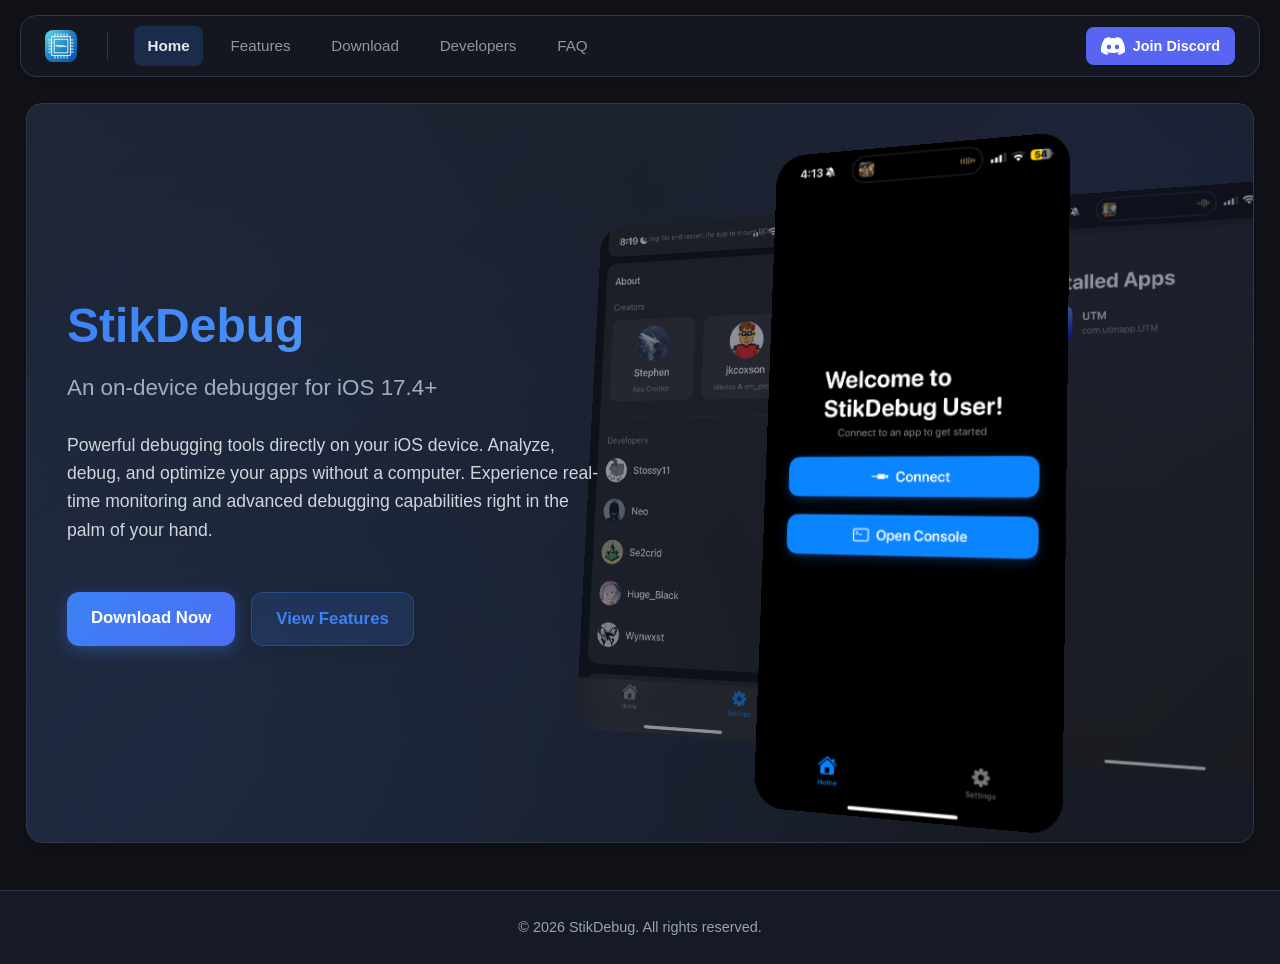
<file: index.html>
<!DOCTYPE html>
<html lang="en">
<head>
  <meta charset="UTF-8" />
  <meta name="viewport" content="width=device-width, initial-scale=1.0"/>
  <title>StikDebug</title>
  <link rel="stylesheet" href="styles.css">
</head>
<body>
  <!-- Glass Navbar -->
  <header class="navbar">
    <div class="navbar-left">
      <div class="logo">
        <img src="assets/icon.png" alt="StikDebug Logo">
      </div>
    </div>
    
    <div class="navbar-divider hide-on-mobile"></div>
    
    <div class="navbar-center hide-on-mobile">
      <nav>
        <a href="index.html">Home</a>
        <a href="routes/features.html">Features</a>
        <a href="routes/download.html">Download</a>
        <a href="routes/developers.html">Developers</a>
        <a href="routes/faq.html">FAQ</a>
      </nav>
    </div>
    
    <div class="navbar-right">
      <a href="https://discord.gg/ZnNcrRT3M8" class="discord-button" target="_blank">
        <img src="assets/discord-icon.svg" alt="Discord">
        Join Discord
      </a>
      <button class="menu-toggle" aria-label="Toggle menu">
        <span class="menu-icon"></span>
      </button>
    </div>
  </header>

  <!-- Mobile Menu -->
  <div class="mobile-menu">
    <nav>
      <a href="index.html">Home</a>
      <a href="routes/features.html">Features</a>
      <a href="routes/download.html">Download</a>
      <a href="routes/developers.html">Developers</a>
      <a href="routes/faq.html">FAQ</a>
    </nav>
  </div>

  <main>
    <!-- Hero Section with iPhone Display -->
    <section id="hero" class="hero-section">
      <div class="hero-content">
        <h1>StikDebug</h1>
        <p class="hero-tagline">An on-device debugger for iOS 17.4+</p>
        <p class="hero-description">
          Powerful debugging tools directly on your iOS device.
          Analyze, debug, and optimize your apps without a computer.
          Experience real-time monitoring and advanced debugging capabilities
          right in the palm of your hand.
        </p>
        <div class="hero-buttons">
          <a href="routes/download.html" class="button primary-button">Download Now</a>
          <a href="routes/features.html" class="button secondary-button">View Features</a>
        </div>
      </div>
      <div class="hero-image">
        <div class="iphone-frame">
          <div class="carousel-container">
            <div class="carousel-track">
              <div class="carousel-slide">
                <img src="assets/iphone_1.png" alt="StikDebug App Screenshot 1" class="iphone-screenshot">
              </div>
              <div class="carousel-slide">
                <img src="assets/iphone_2.png" alt="StikDebug App Screenshot 2" class="iphone-screenshot">
              </div>
              <div class="carousel-slide">
                <img src="assets/iphone_3.png" alt="StikDebug App Screenshot 3" class="iphone-screenshot">
              </div>
              <div class="carousel-slide">
                <img src="assets/iphone_4.png" alt="StikDebug App Screenshot 4" class="iphone-screenshot">
              </div>
              <div class="carousel-slide">
                <img src="assets/iphone_5.png" alt="StikDebug App Screenshot 5" class="iphone-screenshot">
              </div>
              <div class="carousel-slide">
                <img src="assets/iphone_6.png" alt="StikDebug App Screenshot 6" class="iphone-screenshot">
              </div>
            </div>
          </div>
        </div>
      </div>
    </section>
  </main>

  <footer>
    <p>&copy; 2025 StikDebug. All rights reserved.</p>
  </footer>

  <script src="script.js"></script>
</body>
</html>
</file>
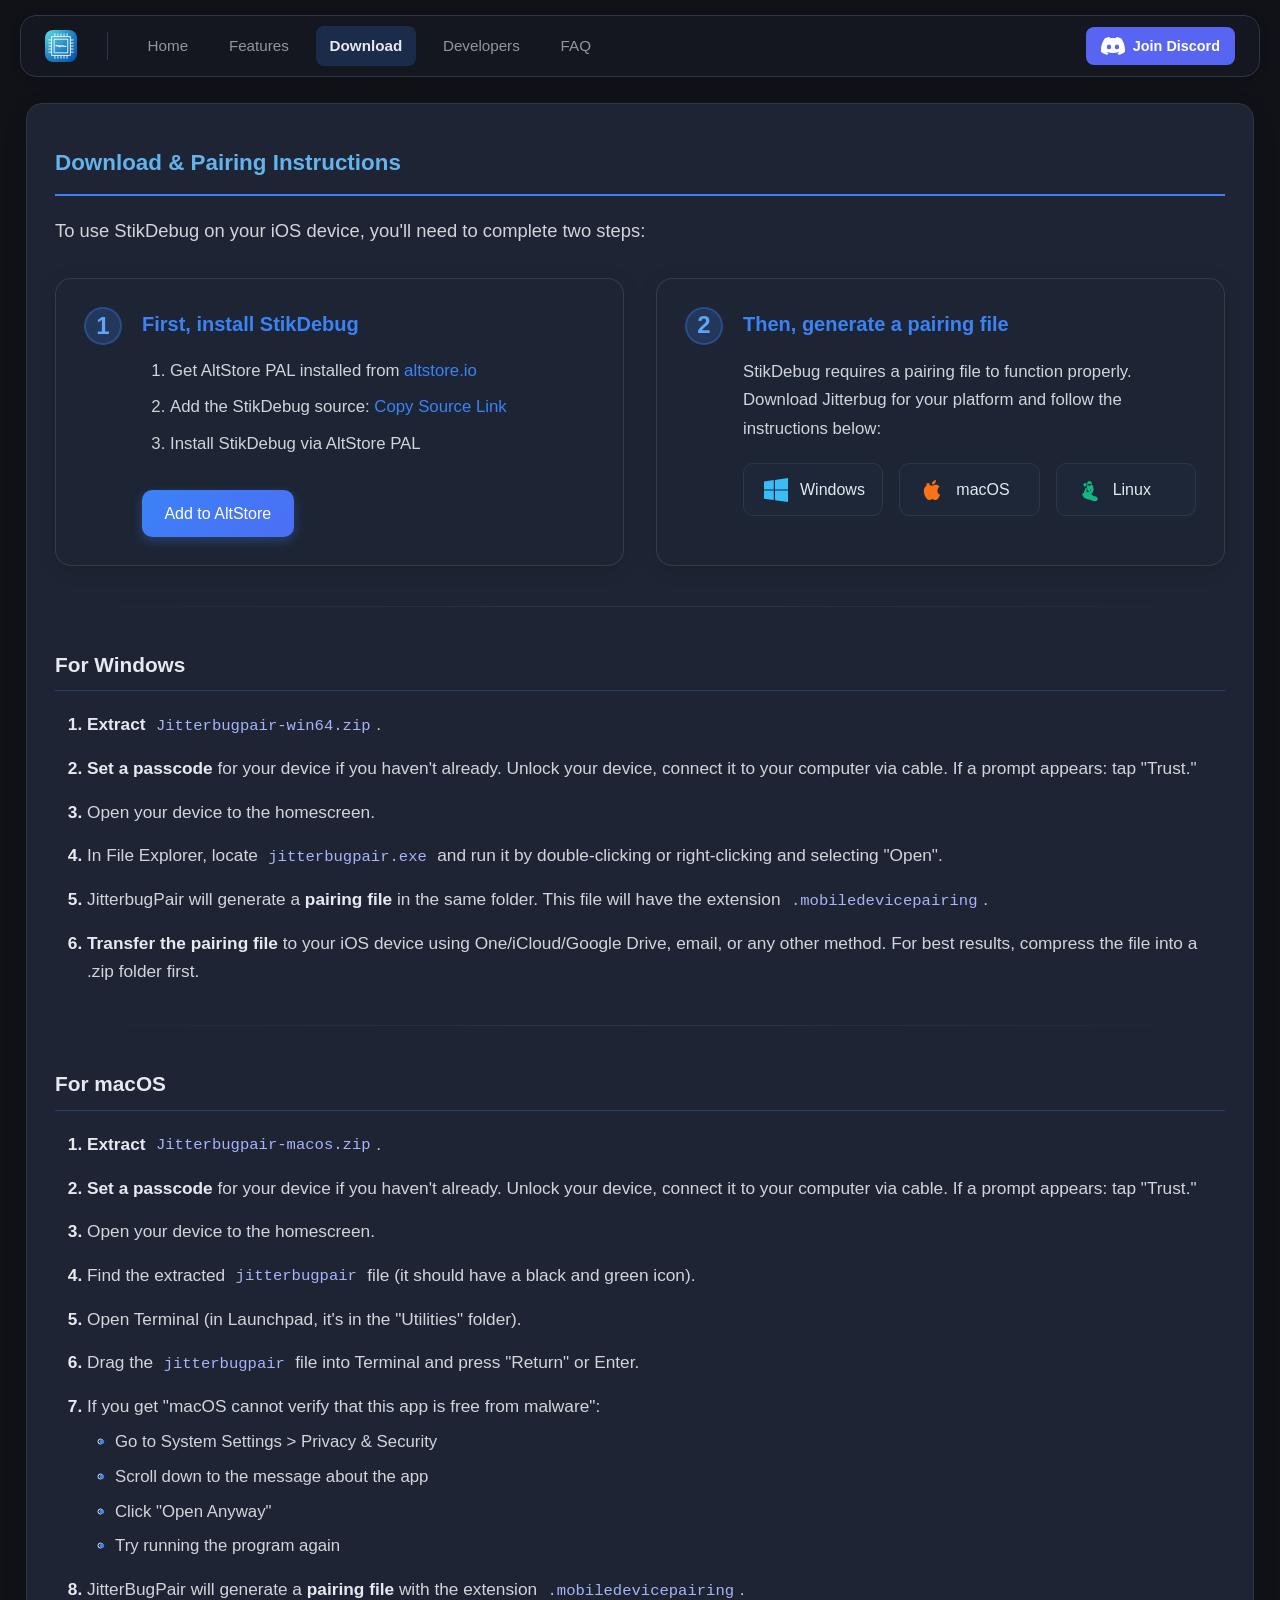
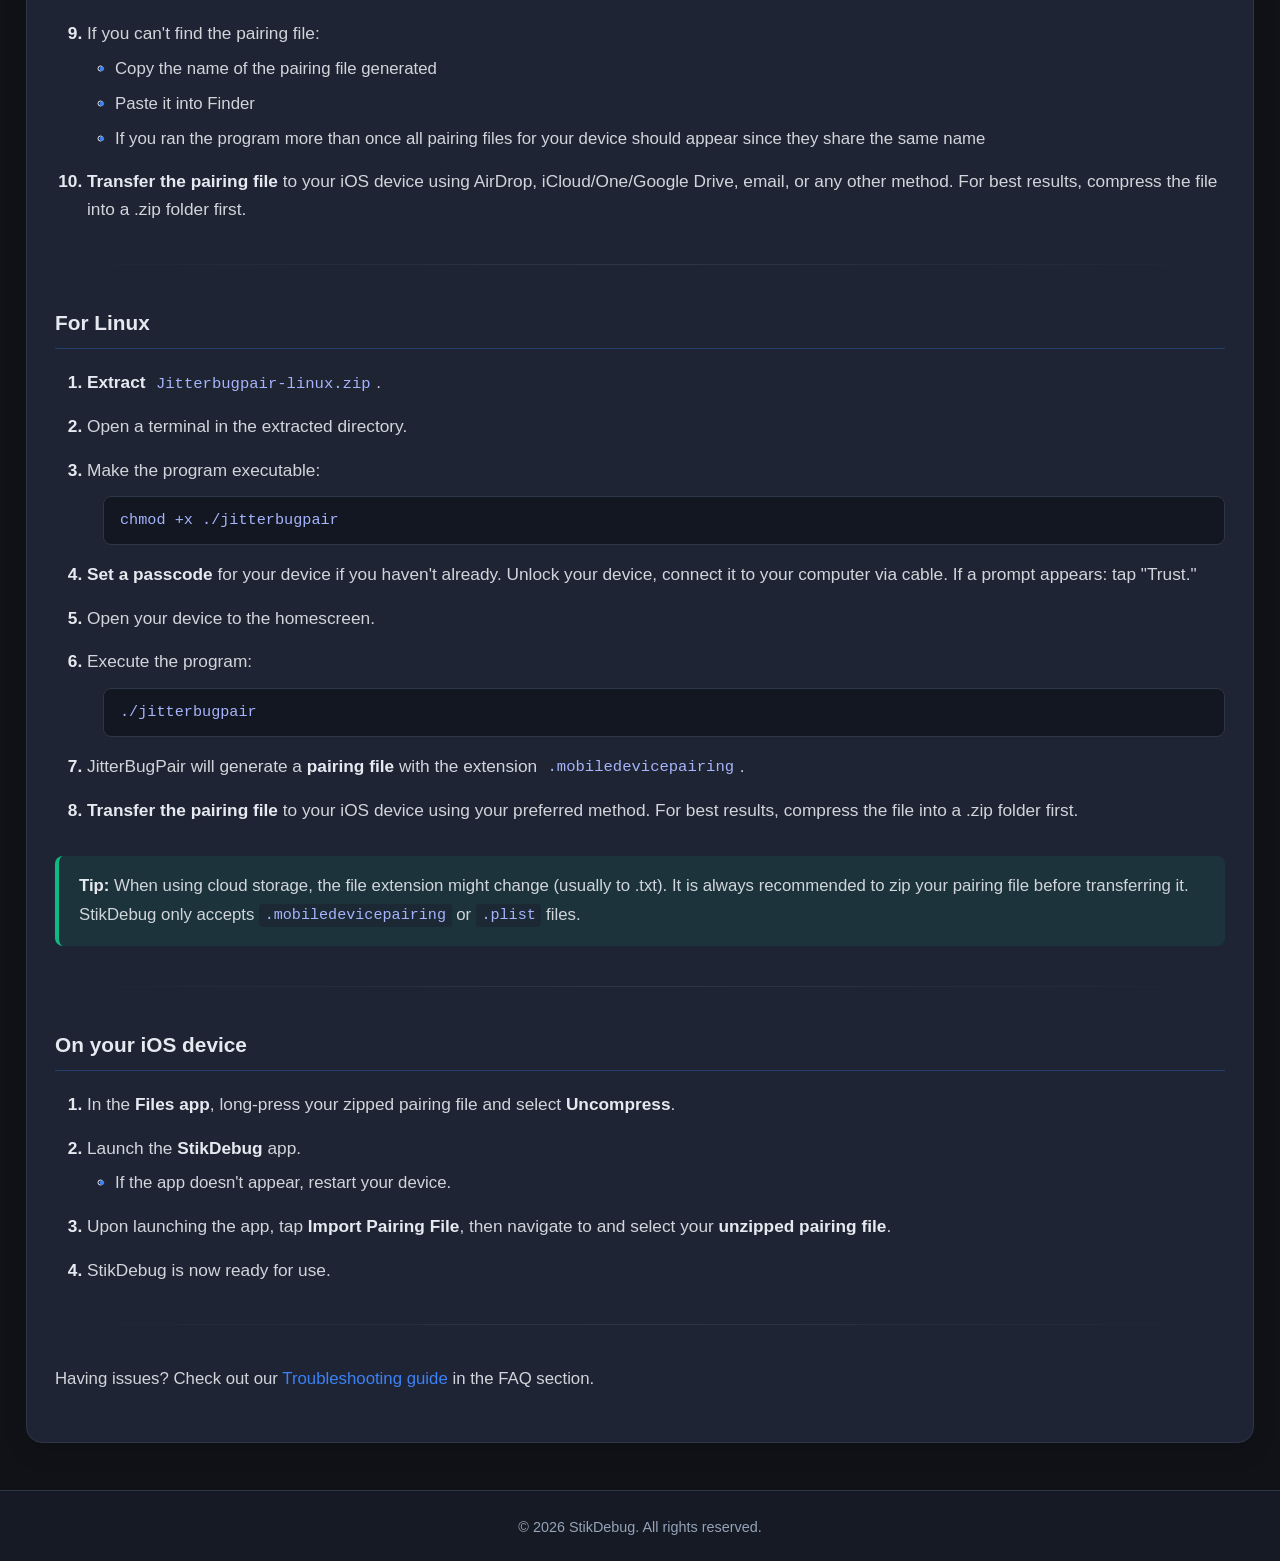
<file: routes/download.html>
<!DOCTYPE html>
<html lang="en">
<head>
  <meta charset="UTF-8" />
  <meta name="viewport" content="width=device-width, initial-scale=1.0"/>
  <title>StikDebug - Download</title>
  <link rel="stylesheet" href="../styles.css">
</head>
<body data-page="download">
  <!-- Glass Navbar -->
  <header class="navbar">
    <div class="navbar-left">
      <div class="logo">
        <img src="../assets/icon.png" alt="StikDebug Logo">
      </div>
    </div>
    
    <div class="navbar-divider hide-on-mobile"></div>
    
    <div class="navbar-center hide-on-mobile">
      <nav>
        <a href="../index.html">Home</a>
        <a href="features.html">Features</a>
        <a href="download.html">Download</a>
        <a href="developers.html">Developers</a>
        <a href="faq.html">FAQ</a>
      </nav>
    </div>
    
    <div class="navbar-right">
      <a href="https://discord.gg/ZnNcrRT3M8" class="discord-button" target="_blank">
        <img src="../assets/discord-icon.svg" alt="Discord">
        Join Discord
      </a>
      <button class="menu-toggle" aria-label="Toggle menu">
        <span class="menu-icon"></span>
      </button>
    </div>
  </header>

  <!-- Mobile Menu -->
  <div class="mobile-menu">
    <nav>
      <a href="../index.html">Home</a>
      <a href="features.html">Features</a>
      <a href="download.html">Download</a>
      <a href="developers.html">Developers</a>
      <a href="faq.html">FAQ</a>
    </nav>
  </div>

  <main>
    <!-- Download Section -->
    <section id="download">
      <details open>
        <summary>Download & Pairing Instructions</summary>
        
        <div class="download-intro">
          <p>To use StikDebug on your iOS device, you'll need to complete two steps:</p>
        </div>
        
        <div class="installation-grid">
          <div class="install-card">
            <div class="card-number">1</div>
            <div class="card-content">
              <h3>First, install StikDebug</h3>
              <ol>
                <li>Get AltStore PAL installed from <a href="https://altstore.io" target="_blank">altstore.io</a></li>
                <li>Add the StikDebug source: <a href="#" onclick="navigator.clipboard.writeText('https://stikdebug.xyz/apps.json'); showToast('Source URL copied!'); return false;">Copy Source Link</a></li>
                <li>Install StikDebug via AltStore PAL</li>
              </ol>
              <a href="altstore://source?url=https://stikdebug.xyz/apps.json" class="button">Add to AltStore</a>
            </div>
          </div>

          <div class="install-card">
            <div class="card-number">2</div>
            <div class="card-content">
              <h3>Then, generate a pairing file</h3>
              <p>StikDebug requires a pairing file to function properly. Download Jitterbug for your platform and follow the instructions below:</p>
              
              <div class="download-platforms">
                <a href="https://github.com/osy/Jitterbug/releases/download/v1.3.1/jitterbugpair-win64.zip" class="platform-link">
                  <span class="platform-icon windows"></span>
                  <span>Windows</span>
                </a>
                <a href="https://github.com/osy/Jitterbug/releases/download/v1.3.1/jitterbugpair-macos.zip" class="platform-link">
                  <span class="platform-icon macos"></span>
                  <span>macOS</span>
                </a>
                <a href="https://github.com/osy/Jitterbug/releases/download/v1.3.1/jitterbugpair-linux.zip" class="platform-link">
                  <span class="platform-icon linux"></span>
                  <span>Linux</span>
                </a>
              </div>
            </div>
          </div>
        </div>
        
        <div class="instructions-separator"></div>
        
        <div class="platform-section">
          <h3>For Windows</h3>
          <ol>
            <li><strong>Extract</strong> <code>Jitterbugpair-win64.zip</code>.</li>
            <li><strong>Set a passcode</strong> for your device if you haven't already. Unlock your device, connect it to your computer via cable. If a prompt appears: tap "Trust."</li>
            <li>Open your device to the homescreen.</li>
            <li>In File Explorer, locate <code>jitterbugpair.exe</code> and run it by double-clicking or right-clicking and selecting "Open".</li>
            <li>JitterbugPair will generate a <strong>pairing file</strong> in the same folder. This file will have the extension <code>.mobiledevicepairing</code>.</li>
            <li><strong>Transfer the pairing file</strong> to your iOS device using One/iCloud/Google Drive, email, or any other method. For best results, compress the file into a .zip folder first.</li>
          </ol>
        </div>

        <div class="instructions-separator"></div>

        <div class="platform-section">
          <h3>For macOS</h3>
          <ol>
            <li><strong>Extract</strong> <code>Jitterbugpair-macos.zip</code>.</li>
            <li><strong>Set a passcode</strong> for your device if you haven't already. Unlock your device, connect it to your computer via cable. If a prompt appears: tap "Trust."</li>
            <li>Open your device to the homescreen.</li>
            <li>Find the extracted <code>jitterbugpair</code> file (it should have a black and green icon).</li>
            <li>Open Terminal (in Launchpad, it's in the "Utilities" folder).</li>
            <li>Drag the <code>jitterbugpair</code> file into Terminal and press "Return" or Enter.</li>
            <li>If you get "macOS cannot verify that this app is free from malware":
              <ul>
                <li>Go to System Settings > Privacy & Security</li>
                <li>Scroll down to the message about the app</li>
                <li>Click "Open Anyway"</li>
                <li>Try running the program again</li>
              </ul>
            </li>
            <li>JitterBugPair will generate a <strong>pairing file</strong> with the extension <code>.mobiledevicepairing</code>.</li>
            <li>If you can't find the pairing file:
              <ul>
                <li>Copy the name of the pairing file generated</li>
                <li>Paste it into Finder</li>
                <li>If you ran the program more than once all pairing files for your device should appear since they share the same name</li>
              </ul>
            </li>
            <li><strong>Transfer the pairing file</strong> to your iOS device using AirDrop, iCloud/One/Google Drive, email, or any other method. For best results, compress the file into a .zip folder first.</li>
          </ol>
        </div>

        <div class="instructions-separator"></div>

        <div class="platform-section">
          <h3>For Linux</h3>
          <ol>
            <li><strong>Extract</strong> <code>Jitterbugpair-linux.zip</code>.</li>
            <li>Open a terminal in the extracted directory.</li>
            <li>Make the program executable:
              <pre>chmod +x ./jitterbugpair</pre>
            </li>
            <li><strong>Set a passcode</strong> for your device if you haven't already. Unlock your device, connect it to your computer via cable. If a prompt appears: tap "Trust."</li>
            <li>Open your device to the homescreen.</li>
            <li>Execute the program:
              <pre>./jitterbugpair</pre>
            </li>
            <li>JitterBugPair will generate a <strong>pairing file</strong> with the extension <code>.mobiledevicepairing</code>.</li>
            <li><strong>Transfer the pairing file</strong> to your iOS device using your preferred method. For best results, compress the file into a .zip folder first.</li>
          </ol>
        </div>

        <div class="tip-box simple-tip">
          <p><strong>Tip:</strong> When using cloud storage, the file extension might change (usually to .txt). It is always recommended to zip your pairing file before transferring it. StikDebug only accepts <code>.mobiledevicepairing</code> or <code>.plist</code> files.</p>
        </div>

        <div class="instructions-separator"></div>

        <div class="platform-section">
          <h3>On your iOS device</h3>
          <ol>
            <li>In the <strong>Files app</strong>, long-press your zipped pairing file and select <strong>Uncompress</strong>.</li>
            <li>Launch the <strong>StikDebug</strong> app.
              <ul>
                <li>If the app doesn't appear, restart your device.</li>
              </ul>
            </li>
            <li>Upon launching the app, tap <strong>Import Pairing File</strong>, then navigate to and select your <strong>unzipped pairing file</strong>.</li>
            <li>StikDebug is now ready for use.</li>
          </ol>
        </div>
        
        <div class="instructions-separator"></div>
        
        <p>Having issues? Check out our <a href="faq.html#troubleshooting">Troubleshooting guide</a> in the FAQ section.</p>
      </details>
    </section>
  </main>

  <footer>
    <p>&copy; 2025 StikDebug. All rights reserved.</p>
  </footer>

  <!-- Toast notification container -->
  <div class="toast-notification" id="toast">Source URL copied!</div>

  <script src="../script.js"></script>
  <script>
    function showToast(message) {
      const toast = document.getElementById('toast');
      toast.textContent = message;
      toast.classList.add('show');
      
      setTimeout(() => {
        toast.classList.remove('show');
      }, 3000);
    }
  </script>
</body>
</html>
</file>
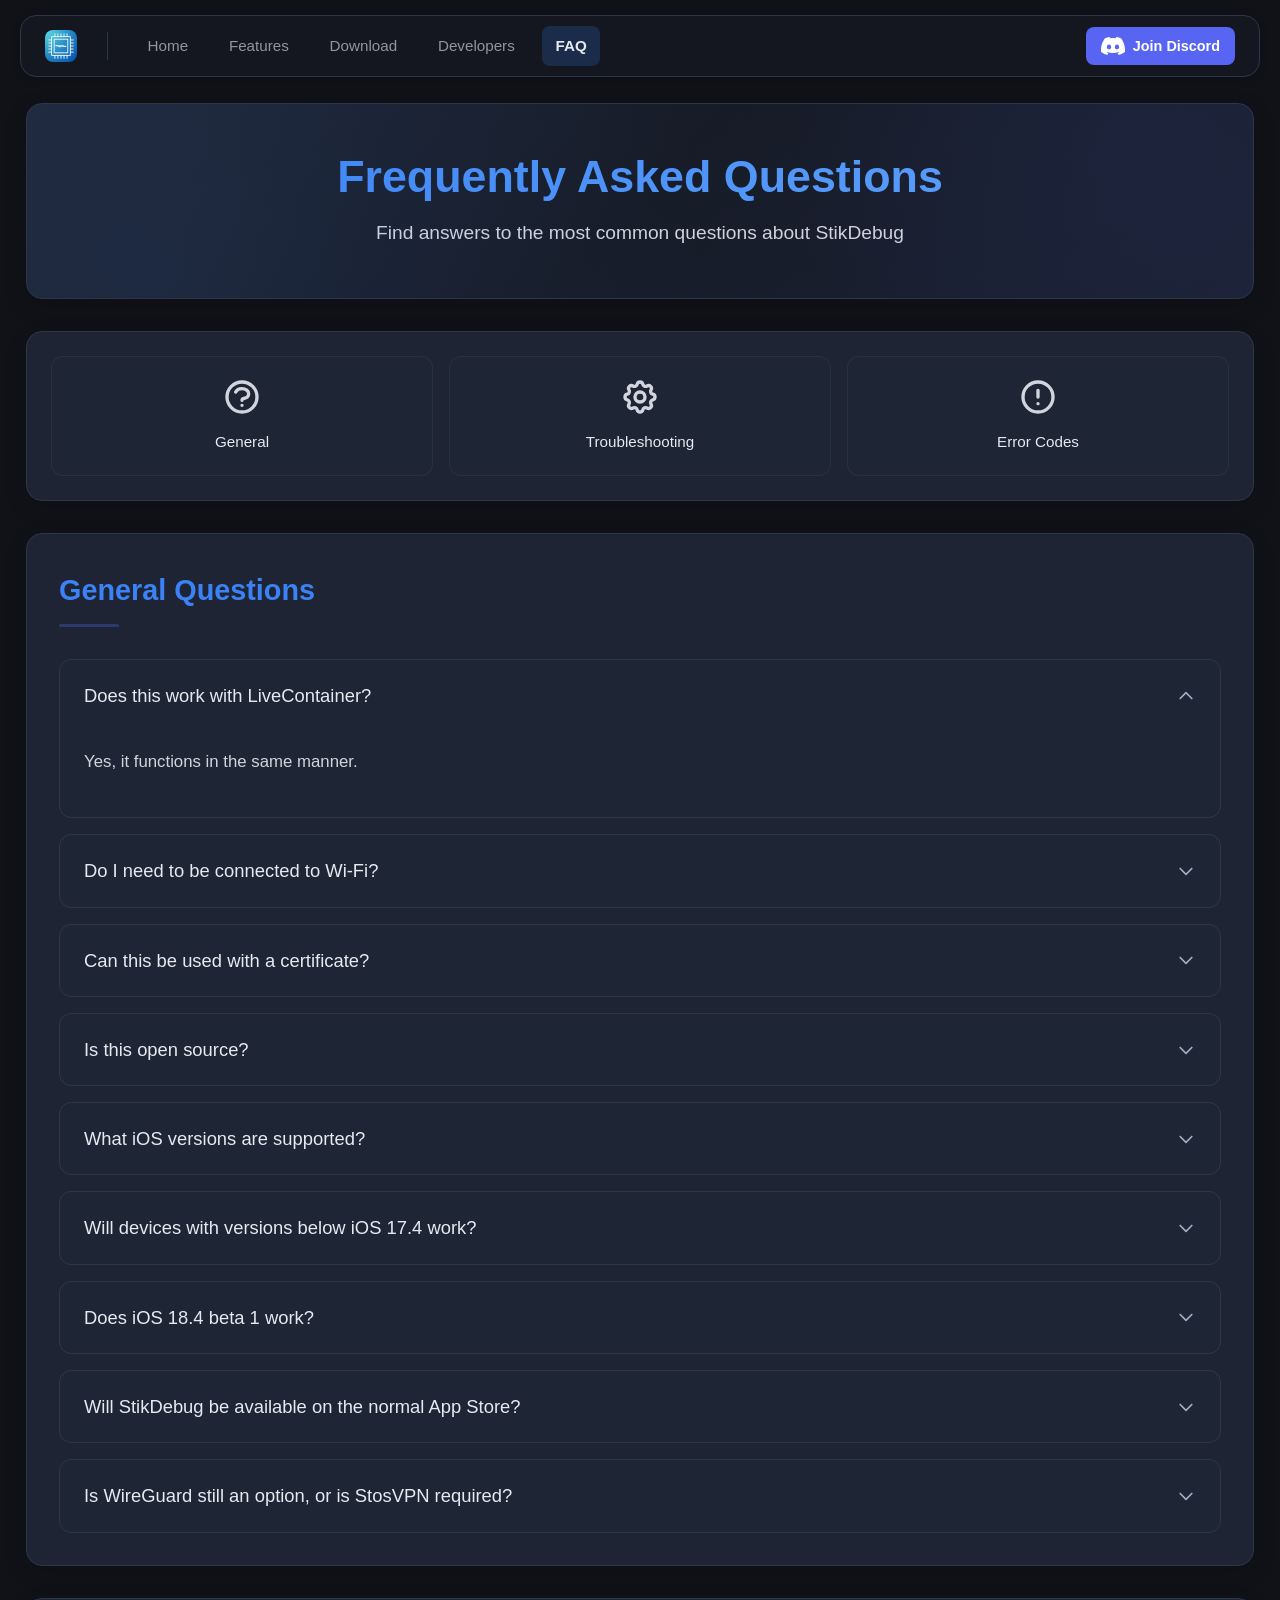
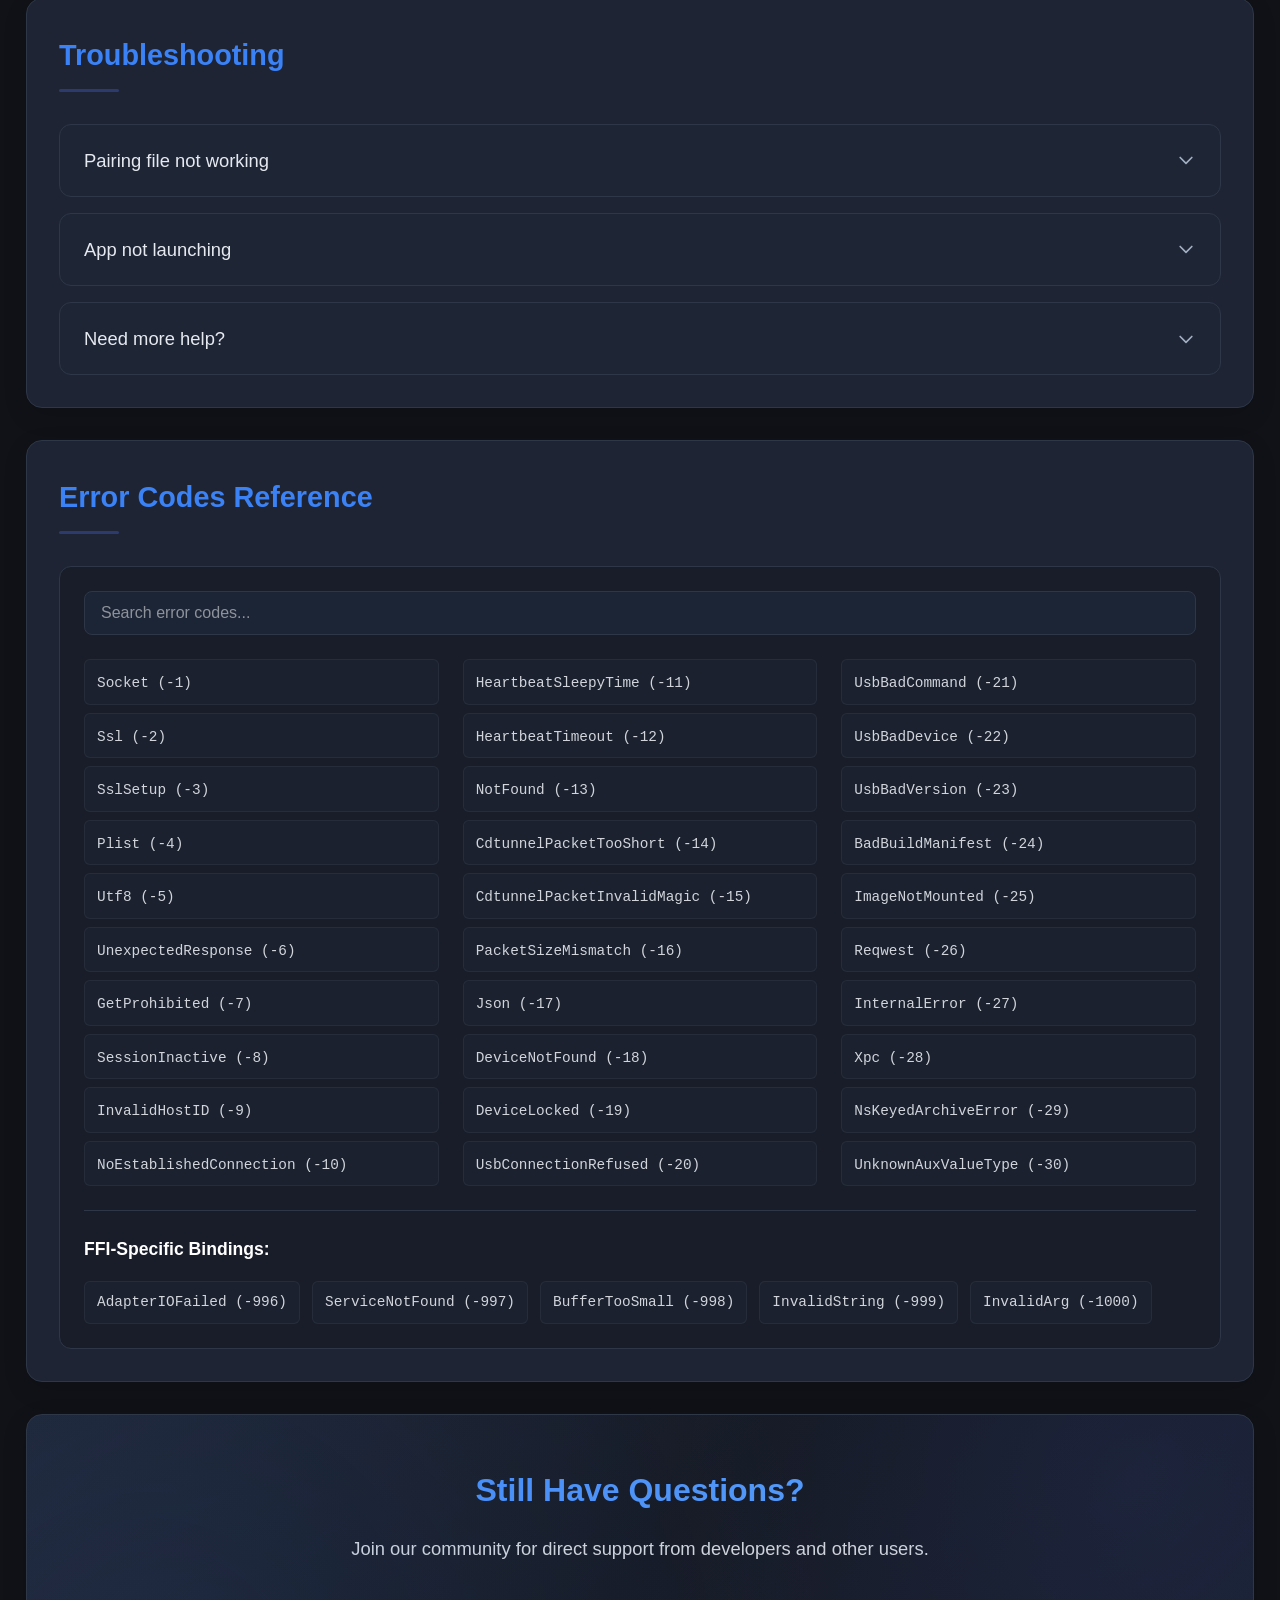
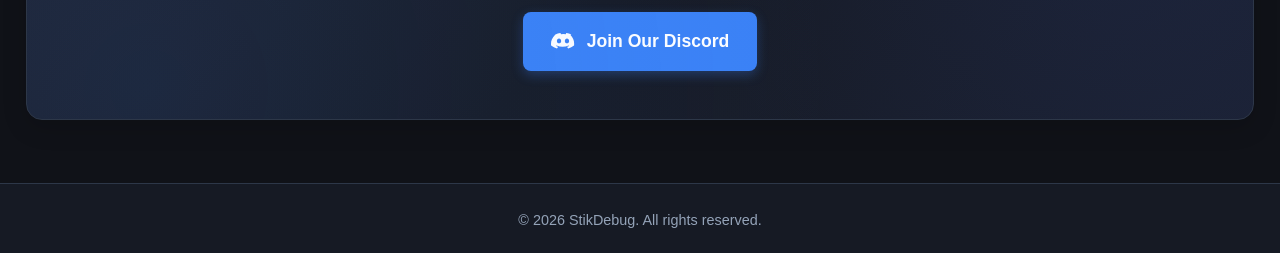
<file: routes/faq.html>
<!DOCTYPE html>
<html lang="en">
<head>
  <meta charset="UTF-8" />
  <meta name="viewport" content="width=device-width, initial-scale=1.0"/>
  <title>StikDebug - FAQ</title>
  <link rel="stylesheet" href="../styles.css">
</head>
<body data-page="faq">
  <!-- Glass Navbar -->
  <header class="navbar">
    <div class="navbar-left">
      <div class="logo">
        <img src="../assets/icon.png" alt="StikDebug Logo">
      </div>
    </div>
    
    <div class="navbar-divider hide-on-mobile"></div>
    
    <div class="navbar-center hide-on-mobile">
      <nav>
        <a href="../index.html">Home</a>
        <a href="features.html">Features</a>
        <a href="download.html">Download</a>
        <a href="developers.html">Developers</a>
        <a href="faq.html">FAQ</a>
      </nav>
    </div>
    
    <div class="navbar-right">
      <a href="https://discord.gg/ZnNcrRT3M8" class="discord-button" target="_blank">
        <img src="../assets/discord-icon.svg" alt="Discord">
        Join Discord
      </a>
      <button class="menu-toggle" aria-label="Toggle menu">
        <span class="menu-icon"></span>
      </button>
    </div>
  </header>

  <!-- Mobile Menu -->
  <div class="mobile-menu">
    <nav>
      <a href="../index.html">Home</a>
      <a href="features.html">Features</a>
      <a href="download.html">Download</a>
      <a href="developers.html">Developers</a>
      <a href="faq.html">FAQ</a>
    </nav>
  </div>

  <main>
    <!-- FAQ Hero Banner -->
    <section class="faq-hero">
      <h1>Frequently Asked Questions</h1>
      <p>Find answers to the most common questions about StikDebug</p>
    </section>
    
    <!-- Quick Links Navigation -->
    <section class="faq-navigation">
      <div class="faq-nav-links">
        <a href="#general" class="faq-nav-item">
          <div class="faq-nav-icon general"></div>
          <span>General</span>
        </a>
        <a href="#troubleshooting" class="faq-nav-item">
          <div class="faq-nav-icon troubleshooting"></div>
          <span>Troubleshooting</span>
        </a>
        <a href="#error-codes" class="faq-nav-item">
          <div class="faq-nav-icon error-codes"></div>
          <span>Error Codes</span>
        </a>
      </div>
    </section>

    <!-- General FAQ Section -->
    <section id="general" class="faq-section">
      <h2>General Questions</h2>
      
      <div class="faq-accordion">
        <div class="faq-accordion-item">
          <div class="faq-accordion-header">
            <h3>Does this work with LiveContainer?</h3>
            <svg class="faq-chevron" xmlns="http://www.w3.org/2000/svg" fill="none" viewBox="0 0 24 24" stroke="currentColor">
              <path stroke-linecap="round" stroke-linejoin="round" stroke-width="2" d="M19 9l-7 7-7-7" />
            </svg>
          </div>
          <div class="faq-accordion-content">
            <p>Yes, it functions in the same manner.</p>
          </div>
        </div>
        
        <div class="faq-accordion-item">
          <div class="faq-accordion-header">
            <h3>Do I need to be connected to Wi-Fi?</h3>
            <svg class="faq-chevron" xmlns="http://www.w3.org/2000/svg" fill="none" viewBox="0 0 24 24" stroke="currentColor">
              <path stroke-linecap="round" stroke-linejoin="round" stroke-width="2" d="M19 9l-7 7-7-7" />
            </svg>
          </div>
          <div class="faq-accordion-content">
            <p>The first launch requires Wi-Fi to mount the ddi. After this you can use Wi-Fi or Airplane mode.</p>
          </div>
        </div>
        
        <div class="faq-accordion-item">
          <div class="faq-accordion-header">
            <h3>Can this be used with a certificate?</h3>
            <svg class="faq-chevron" xmlns="http://www.w3.org/2000/svg" fill="none" viewBox="0 0 24 24" stroke="currentColor">
              <path stroke-linecap="round" stroke-linejoin="round" stroke-width="2" d="M19 9l-7 7-7-7" />
            </svg>
          </div>
          <div class="faq-accordion-content">
            <p>Yes, it has to be used with a developer certificate. Distribution and enterprise certificates will <strong>NOT</strong> work.</p>
          </div>
        </div>
        
        <div class="faq-accordion-item">
          <div class="faq-accordion-header">
            <h3>Is this open source?</h3>
            <svg class="faq-chevron" xmlns="http://www.w3.org/2000/svg" fill="none" viewBox="0 0 24 24" stroke="currentColor">
              <path stroke-linecap="round" stroke-linejoin="round" stroke-width="2" d="M19 9l-7 7-7-7" />
            </svg>
          </div>
          <div class="faq-accordion-content">
            <p>Yes, the source code is available on <a href="https://github.com/0-Blu/StikJIT/" target="_blank">GitHub</a>.</p>
          </div>
        </div>
        
        <div class="faq-accordion-item">
          <div class="faq-accordion-header">
            <h3>What iOS versions are supported?</h3>
            <svg class="faq-chevron" xmlns="http://www.w3.org/2000/svg" fill="none" viewBox="0 0 24 24" stroke="currentColor">
              <path stroke-linecap="round" stroke-linejoin="round" stroke-width="2" d="M19 9l-7 7-7-7" />
            </svg>
          </div>
          <div class="faq-accordion-content">
            <p>Supported versions range from iOS 17.4 to iOS 18.5 Developer Beta 2 (latest version).</p>
          </div>
        </div>
        
        <div class="faq-accordion-item">
          <div class="faq-accordion-header">
            <h3>Will devices with versions below iOS 17.4 work?</h3>
            <svg class="faq-chevron" xmlns="http://www.w3.org/2000/svg" fill="none" viewBox="0 0 24 24" stroke="currentColor">
              <path stroke-linecap="round" stroke-linejoin="round" stroke-width="2" d="M19 9l-7 7-7-7" />
            </svg>
          </div>
          <div class="faq-accordion-content">
            <p>No, an update to iOS 17.4 or higher is required.</p>
          </div>
        </div>
        
        <div class="faq-accordion-item">
          <div class="faq-accordion-header">
            <h3>Does iOS 18.4 beta 1 work?</h3>
            <svg class="faq-chevron" xmlns="http://www.w3.org/2000/svg" fill="none" viewBox="0 0 24 24" stroke="currentColor">
              <path stroke-linecap="round" stroke-linejoin="round" stroke-width="2" d="M19 9l-7 7-7-7" />
            </svg>
          </div>
          <div class="faq-accordion-content">
            <p>No, Apple broke JIT in this version. You should update.</p>
          </div>
        </div>
        
        <div class="faq-accordion-item">
          <div class="faq-accordion-header">
            <h3>Will StikDebug be available on the normal App Store?</h3>
            <svg class="faq-chevron" xmlns="http://www.w3.org/2000/svg" fill="none" viewBox="0 0 24 24" stroke="currentColor">
              <path stroke-linecap="round" stroke-linejoin="round" stroke-width="2" d="M19 9l-7 7-7-7" />
            </svg>
          </div>
          <div class="faq-accordion-content">
            <p>Maybe, it is unclear if Apple will allow it.</p>
          </div>
        </div>
        
        <div class="faq-accordion-item">
          <div class="faq-accordion-header">
            <h3>Is WireGuard still an option, or is StosVPN required?</h3>
            <svg class="faq-chevron" xmlns="http://www.w3.org/2000/svg" fill="none" viewBox="0 0 24 24" stroke="currentColor">
              <path stroke-linecap="round" stroke-linejoin="round" stroke-width="2" d="M19 9l-7 7-7-7" />
            </svg>
          </div>
          <div class="faq-accordion-content">
            <p>StosVPN is required for StikJIT to work properly. It is not needed for StikDebug because the VPN is built in.</p>
          </div>
        </div>
      </div>
    </section>

    <!-- Troubleshooting Section -->
    <section id="troubleshooting" class="faq-section">
      <h2>Troubleshooting</h2>
      
      <div class="faq-accordion">
        <div class="faq-accordion-item">
          <div class="faq-accordion-header">
            <h3>Pairing file not working</h3>
            <svg class="faq-chevron" xmlns="http://www.w3.org/2000/svg" fill="none" viewBox="0 0 24 24" stroke="currentColor">
              <path stroke-linecap="round" stroke-linejoin="round" stroke-width="2" d="M19 9l-7 7-7-7" />
            </svg>
          </div>
          <div class="faq-accordion-content">
            <ul>
              <li>Make sure you're using the correct file with the <code>.mobiledevicepairing</code> extension</li>
              <li>Ensure your device was connected and unlocked when generating the pairing file</li>
              <li>Try generating a new pairing file with a fresh connection</li>
            </ul>
          </div>
        </div>
        
        <div class="faq-accordion-item">
          <div class="faq-accordion-header">
            <h3>App not launching</h3>
            <svg class="faq-chevron" xmlns="http://www.w3.org/2000/svg" fill="none" viewBox="0 0 24 24" stroke="currentColor">
              <path stroke-linecap="round" stroke-linejoin="round" stroke-width="2" d="M19 9l-7 7-7-7" />
            </svg>
          </div>
          <div class="faq-accordion-content">
            <ul>
              <li>Restart your device</li>
              <li>Reinstall the app through AltStore PAL</li>
              <li>Ensure your device meets the minimum requirements (iOS 17.4+)</li>
            </ul>
          </div>
        </div>
        
        <div class="faq-accordion-item">
          <div class="faq-accordion-header">
            <h3>Need more help?</h3>
            <svg class="faq-chevron" xmlns="http://www.w3.org/2000/svg" fill="none" viewBox="0 0 24 24" stroke="currentColor">
              <path stroke-linecap="round" stroke-linejoin="round" stroke-width="2" d="M19 9l-7 7-7-7" />
            </svg>
          </div>
          <div class="faq-accordion-content">
            <p>Join our <a href="https://discord.gg/ZnNcrRT3M8" target="_blank">Discord server</a> for community support.</p>
          </div>
        </div>
      </div>
    </section>

    <!-- Error Codes Section -->
    <section id="error-codes" class="faq-section">
      <h2>Error Codes Reference</h2>
      
      <div class="error-code-container">
        <div class="error-code-search">
          <input type="text" id="errorCodeSearch" placeholder="Search error codes..." class="error-search-input">
        </div>
        
        <div class="error-code-list">
          <div class="error-code-column">
            <div class="error-code-item">
              <code>Socket (-1)</code>
            </div>
            <div class="error-code-item">
              <code>Ssl (-2)</code>
            </div>
            <div class="error-code-item">
              <code>SslSetup (-3)</code>
            </div>
            <div class="error-code-item">
              <code>Plist (-4)</code>
            </div>
            <div class="error-code-item">
              <code>Utf8 (-5)</code>
            </div>
            <div class="error-code-item">
              <code>UnexpectedResponse (-6)</code>
            </div>
            <div class="error-code-item">
              <code>GetProhibited (-7)</code>
            </div>
            <div class="error-code-item">
              <code>SessionInactive (-8)</code>
            </div>
            <div class="error-code-item">
              <code>InvalidHostID (-9)</code>
            </div>
            <div class="error-code-item">
              <code>NoEstablishedConnection (-10)</code>
            </div>
          </div>
          
          <div class="error-code-column">
            <div class="error-code-item">
              <code>HeartbeatSleepyTime (-11)</code>
            </div>
            <div class="error-code-item">
              <code>HeartbeatTimeout (-12)</code>
            </div>
            <div class="error-code-item">
              <code>NotFound (-13)</code>
            </div>
            <div class="error-code-item">
              <code>CdtunnelPacketTooShort (-14)</code>
            </div>
            <div class="error-code-item">
              <code>CdtunnelPacketInvalidMagic (-15)</code>
            </div>
            <div class="error-code-item">
              <code>PacketSizeMismatch (-16)</code>
            </div>
            <div class="error-code-item">
              <code>Json (-17)</code>
            </div>
            <div class="error-code-item">
              <code>DeviceNotFound (-18)</code>
            </div>
            <div class="error-code-item">
              <code>DeviceLocked (-19)</code>
            </div>
            <div class="error-code-item">
              <code>UsbConnectionRefused (-20)</code>
            </div>
          </div>
          
          <div class="error-code-column">
            <div class="error-code-item">
              <code>UsbBadCommand (-21)</code>
            </div>
            <div class="error-code-item">
              <code>UsbBadDevice (-22)</code>
            </div>
            <div class="error-code-item">
              <code>UsbBadVersion (-23)</code>
            </div>
            <div class="error-code-item">
              <code>BadBuildManifest (-24)</code>
            </div>
            <div class="error-code-item">
              <code>ImageNotMounted (-25)</code>
            </div>
            <div class="error-code-item">
              <code>Reqwest (-26)</code>
            </div>
            <div class="error-code-item">
              <code>InternalError (-27)</code>
            </div>
            <div class="error-code-item">
              <code>Xpc (-28)</code>
            </div>
            <div class="error-code-item">
              <code>NsKeyedArchiveError (-29)</code>
            </div>
            <div class="error-code-item">
              <code>UnknownAuxValueType (-30)</code>
            </div>
          </div>
        </div>
        
        <div class="error-code-footer">
          <h4>FFI-Specific Bindings:</h4>
          <div class="error-ffi-codes">
            <code>AdapterIOFailed (-996)</code>
            <code>ServiceNotFound (-997)</code>
            <code>BufferTooSmall (-998)</code>
            <code>InvalidString (-999)</code>
            <code>InvalidArg (-1000)</code>
          </div>
        </div>
      </div>
    </section>

    <!-- Support CTA Section -->
    <section class="faq-cta">
      <h2>Still Have Questions?</h2>
      <p>Join our community for direct support from developers and other users.</p>
      <a href="https://discord.gg/ZnNcrRT3M8" class="button primary-button" target="_blank">
        <svg xmlns="http://www.w3.org/2000/svg" viewBox="0 0 24 24" fill="currentColor" width="24" height="24">
          <path d="M20.317 4.492c-1.53-.69-3.17-1.2-4.885-1.49a.075.075 0 0 0-.079.036c-.21.39-.444.766-.608 1.11a15.66 15.66 0 0 0-4.745 0 9.394 9.394 0 0 0-.617-1.11.08.08 0 0 0-.079-.036 18.913 18.913 0 0 0-4.89 1.49.073.073 0 0 0-.033.027C.533 8.268-.32 11.93.099 15.538a.082.082 0 0 0 .031.056 19.188 19.188 0 0 0 5.793 2.926.08.08 0 0 0 .086-.028c.37-.504.7-1.036.982-1.595a.076.076 0 0 0-.041-.106 12.63 12.63 0 0 1-1.807-.86.077.077 0 0 1-.008-.127c.114-.086.228-.178.336-.27a.074.074 0 0 1 .078-.01c3.927 1.793 8.18 1.793 12.061 0a.074.074 0 0 1 .078.01c.109.092.222.184.336.27a.077.077 0 0 1-.006.127 11.93 11.93 0 0 1-1.809.86.077.077 0 0 0-.041.106c.29.559.62 1.09.981 1.595a.08.08 0 0 0 .086.028 19.128 19.128 0 0 0 5.795-2.926.084.084 0 0 0 .033-.056c.5-4.15-.837-7.42-3.548-10.476a.066.066 0 0 0-.034-.027ZM8.02 13.33c-1.182 0-2.156-1.085-2.156-2.418 0-1.333.956-2.419 2.156-2.419 1.208 0 2.173 1.096 2.156 2.419 0 1.333-.956 2.418-2.156 2.418Zm7.968 0c-1.183 0-2.157-1.085-2.157-2.418 0-1.333.955-2.419 2.157-2.419 1.207 0 2.173 1.096 2.156 2.419 0 1.333-.956 2.418-2.156 2.418Z" />
        </svg>
        Join Our Discord
      </a>
    </section>
  </main>

  <footer>
    <p>&copy; <span id="current-year">2025</span> StikDebug. All rights reserved.</p>
  </footer>

  <script src="../script.js"></script>
</body>
</html>
</file>
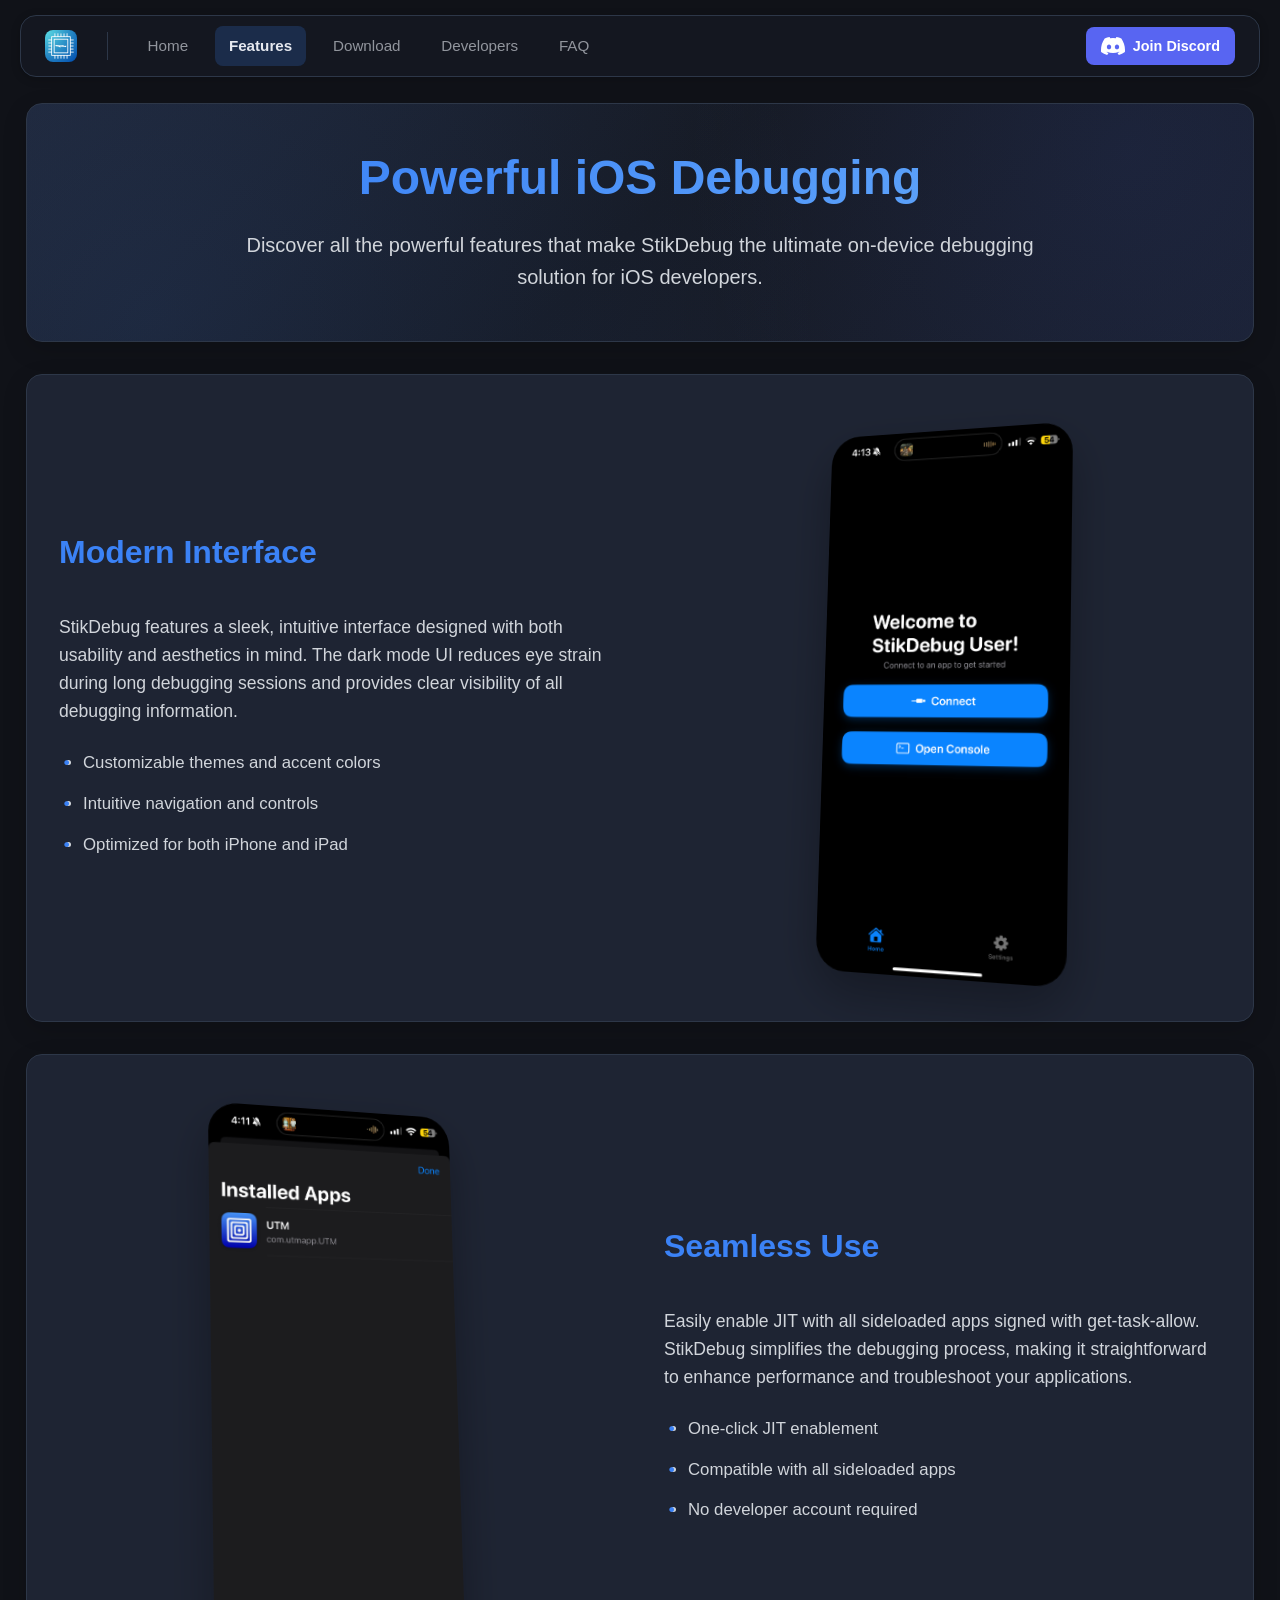
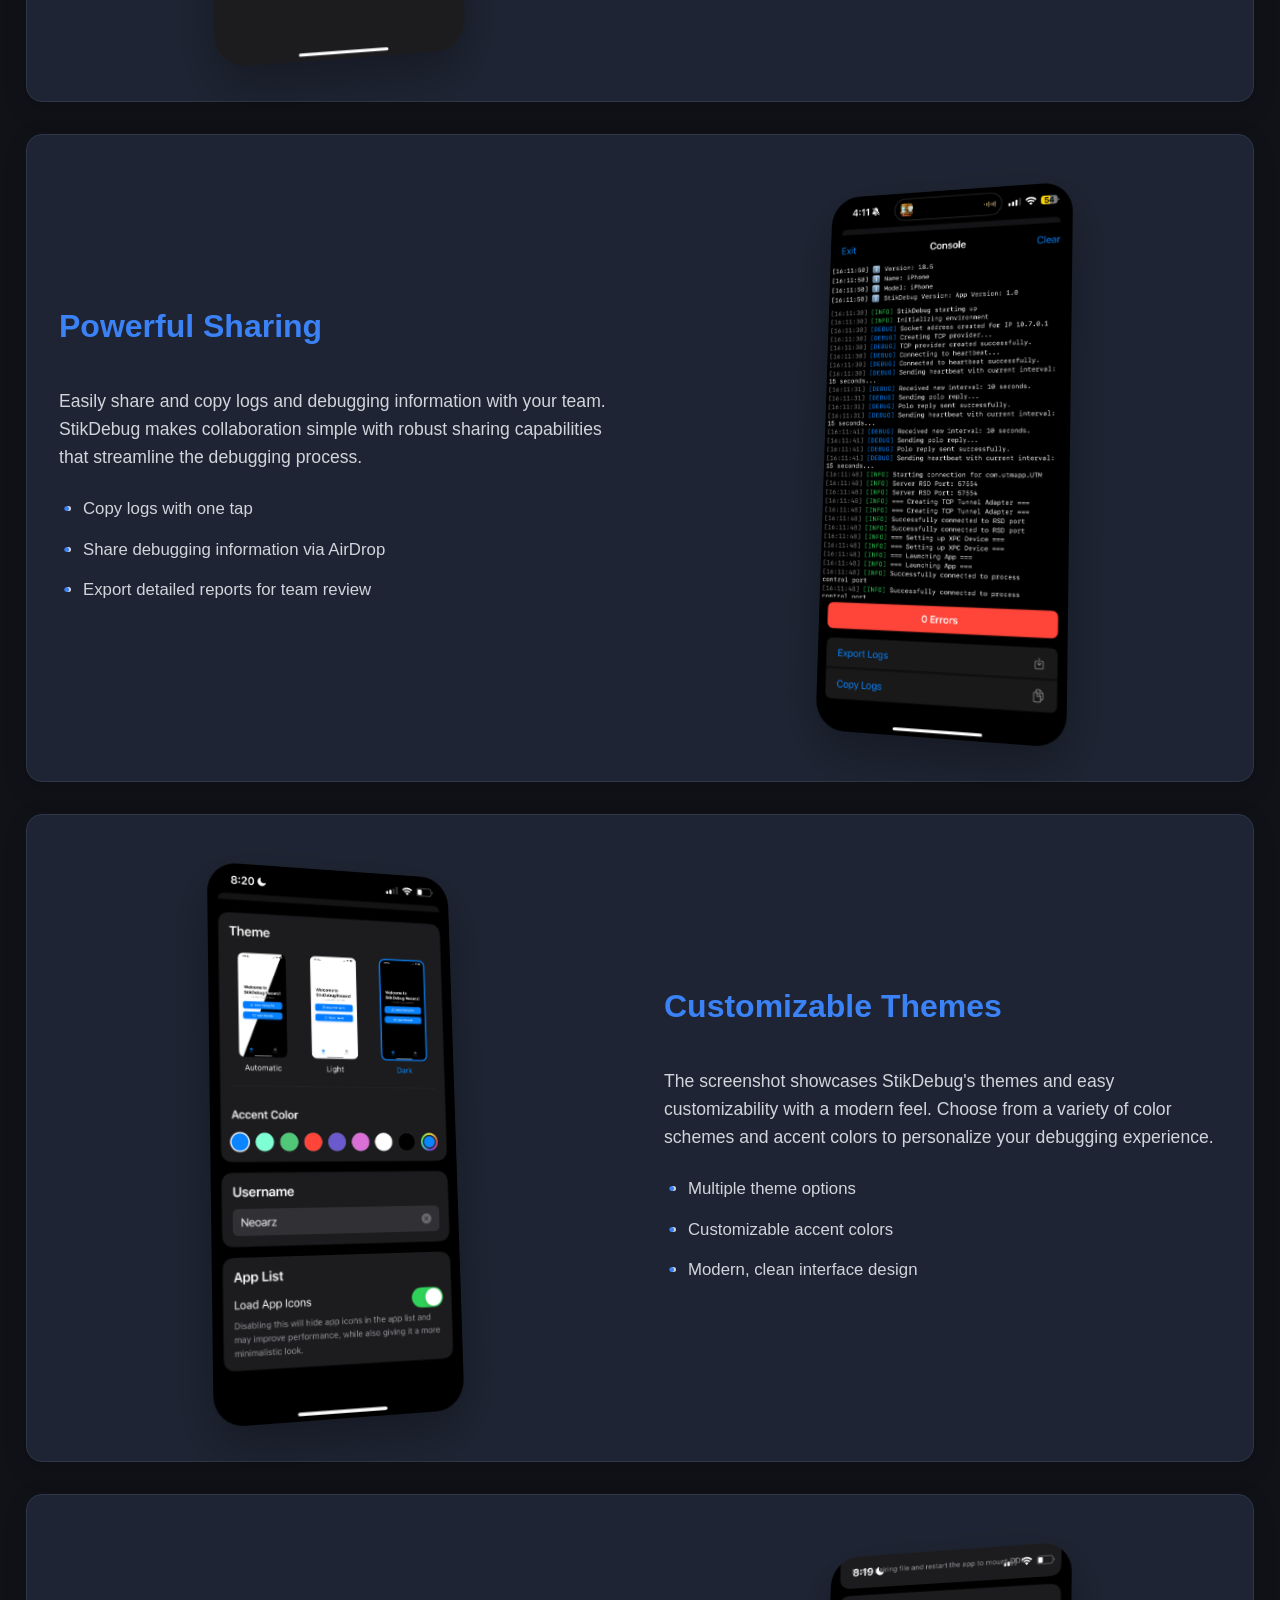
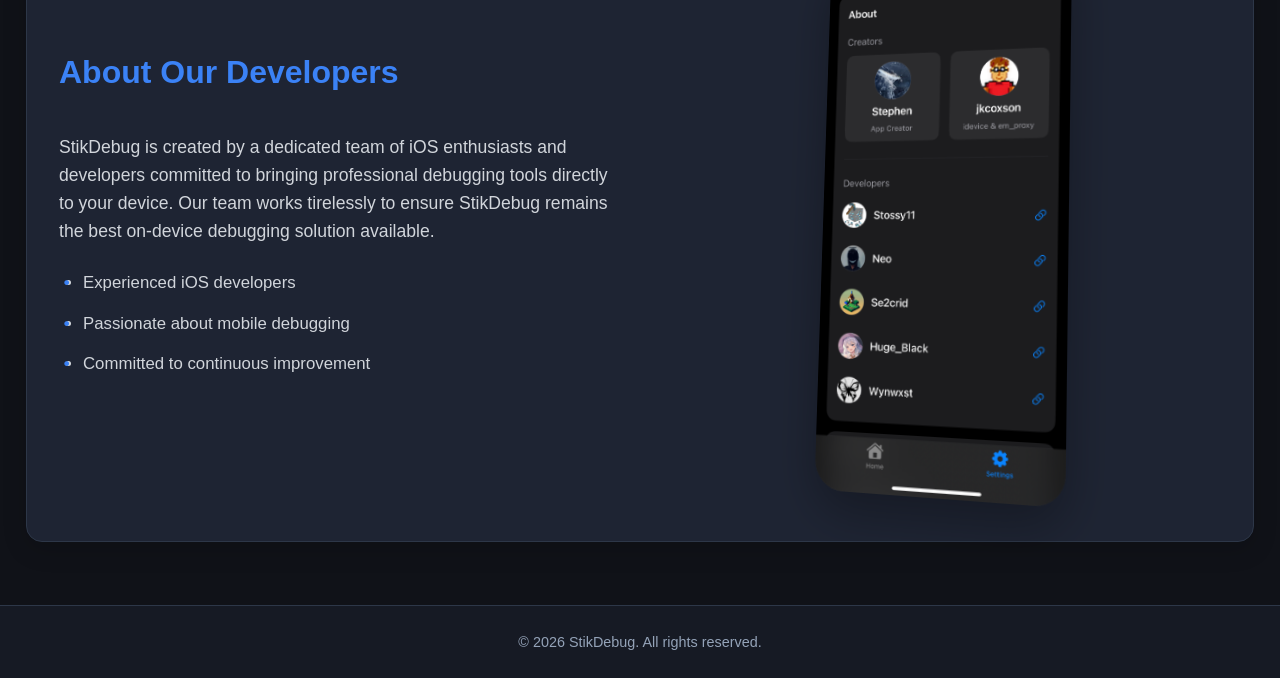
<file: routes/features.html>
<!DOCTYPE html>
<html lang="en">
<head>
  <meta charset="UTF-8" />
  <meta name="viewport" content="width=device-width, initial-scale=1.0"/>
  <title>StikDebug - Features</title>
  <link rel="stylesheet" href="../styles.css">
</head>
<body data-page="features">
  <!-- Glass Navbar -->
  <header class="navbar">
    <div class="navbar-left">
      <div class="logo">
        <img src="../assets/icon.png" alt="StikDebug Logo">
      </div>
    </div>
    
    <div class="navbar-divider hide-on-mobile"></div>
    
    <div class="navbar-center hide-on-mobile">
      <nav>
        <a href="../index.html">Home</a>
        <a href="features.html">Features</a>
        <a href="download.html">Download</a>
        <a href="developers.html">Developers</a>
        <a href="faq.html">FAQ</a>
      </nav>
    </div>
    
    <div class="navbar-right">
      <a href="https://discord.gg/ZnNcrRT3M8" class="discord-button" target="_blank">
        <img src="../assets/discord-icon.svg" alt="Discord">
        Join Discord
      </a>
      <button class="menu-toggle" aria-label="Toggle menu">
        <span class="menu-icon"></span>
      </button>
    </div>
  </header>

  <!-- Mobile Menu -->
  <div class="mobile-menu">
    <nav>
      <a href="../index.html">Home</a>
      <a href="features.html">Features</a>
      <a href="download.html">Download</a>
      <a href="developers.html">Developers</a>
      <a href="faq.html">FAQ</a>
    </nav>
  </div>

  <main>
    <!-- Features Hero Section -->
    <section class="features-hero">
      <div class="features-hero-content">
        <h1>Powerful iOS Debugging</h1>
        <p>Discover all the powerful features that make StikDebug the ultimate on-device debugging solution for iOS developers.</p>
      </div>
    </section>

    <!-- Feature Showcase Sections -->
    <section class="feature-showcase right-image">
      <div class="feature-text">
        <h2>Modern Interface</h2>
        <p>StikDebug features a sleek, intuitive interface designed with both usability and aesthetics in mind. The dark mode UI reduces eye strain during long debugging sessions and provides clear visibility of all debugging information.</p>
        <ul class="feature-list">
          <li>Customizable themes and accent colors</li>
          <li>Intuitive navigation and controls</li>
          <li>Optimized for both iPhone and iPad</li>
        </ul>
      </div>
      <div class="feature-image">
        <img src="../assets/iphone_1.png" alt="StikDebug Modern Interface" class="phone-screenshot">
      </div>
    </section>

    <section class="feature-showcase left-image">
      <div class="feature-image">
        <img src="../assets/iphone_2.png" alt="StikDebug Pairing Process" class="phone-screenshot">
      </div>
      <div class="feature-text">
        <h2>Seamless Use</h2>
        <p>Easily enable JIT with all sideloaded apps signed with get-task-allow. StikDebug simplifies the debugging process, making it straightforward to enhance performance and troubleshoot your applications.</p>
        <ul class="feature-list">
          <li>One-click JIT enablement</li>
          <li>Compatible with all sideloaded apps</li>
          <li>No developer account required</li>
        </ul>
      </div>
    </section>

    <section class="feature-showcase right-image">
      <div class="feature-text">
        <h2>Powerful Sharing</h2>
        <p>Easily share and copy logs and debugging information with your team. StikDebug makes collaboration simple with robust sharing capabilities that streamline the debugging process.</p>
        <ul class="feature-list">
          <li>Copy logs with one tap</li>
          <li>Share debugging information via AirDrop</li>
          <li>Export detailed reports for team review</li>
        </ul>
      </div>
      <div class="feature-image">
        <img src="../assets/iphone_3.png" alt="StikDebug Console" class="phone-screenshot">
      </div>
    </section>

    <section class="feature-showcase left-image">
      <div class="feature-image">
        <img src="../assets/iphone_5.png" alt="StikDebug App Integration" class="phone-screenshot">
      </div>
      <div class="feature-text">
        <h2>Customizable Themes</h2>
        <p>The screenshot showcases StikDebug's themes and easy customizability with a modern feel. Choose from a variety of color schemes and accent colors to personalize your debugging experience.</p>
        <ul class="feature-list">
          <li>Multiple theme options</li>
          <li>Customizable accent colors</li>
          <li>Modern, clean interface design</li>
        </ul>
      </div>
    </section>

    <section class="feature-showcase right-image">
      <div class="feature-text">
        <h2>About Our Developers</h2>
        <p>StikDebug is created by a dedicated team of iOS enthusiasts and developers committed to bringing professional debugging tools directly to your device. Our team works tirelessly to ensure StikDebug remains the best on-device debugging solution available.</p>
        <ul class="feature-list">
          <li>Experienced iOS developers</li>
          <li>Passionate about mobile debugging</li>
          <li>Committed to continuous improvement</li>
        </ul>
      </div>
      <div class="feature-image">
        <img src="../assets/iphone_6.png" alt="StikDebug Developers" class="phone-screenshot">
      </div>
    </section>
  </main>

  <footer>
    <p>&copy; <span id="current-year">2025</span> StikDebug. All rights reserved.</p>
  </footer>

  <script src="../script.js"></script>
</body>
</html>
</file>
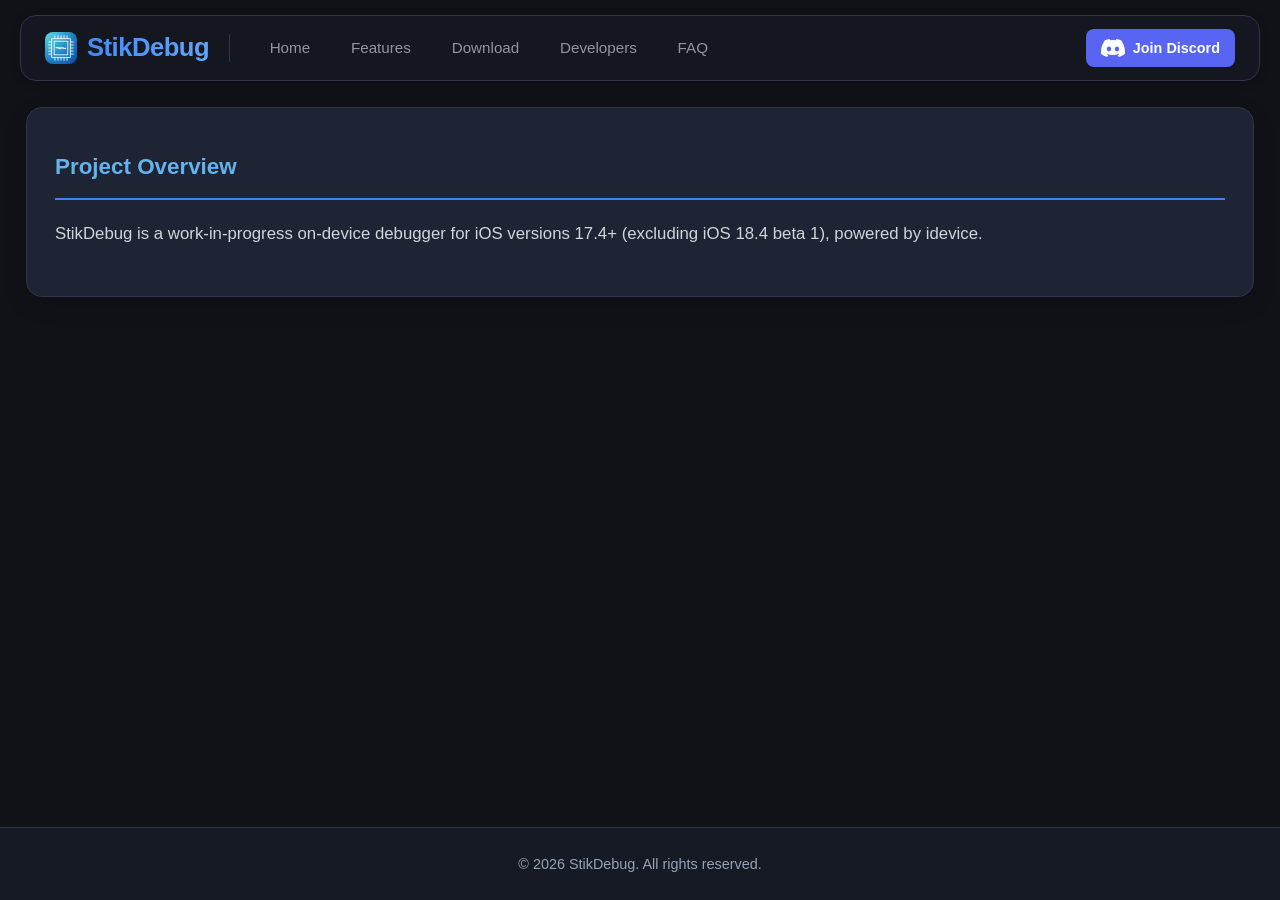
<file: routes/home.html>
<!DOCTYPE html>
<html lang="en">
<head>
  <meta charset="UTF-8" />
  <meta name="viewport" content="width=device-width, initial-scale=1.0"/>
  <title>StikDebug - Home</title>
  <link rel="stylesheet" href="../styles.css">
</head>
<body>
  <!-- Glass Navbar -->
  <header class="navbar">
    <div class="navbar-left">
      <div class="logo">
        <img src="../assets/icon.png" alt="StikDebug Logo">
        StikDebug
      </div>
    </div>
    
    <div class="navbar-center">
      <div class="navbar-divider"></div>
      <nav>
        <a href="../index.html">Home</a>
        <a href="features.html">Features</a>
        <a href="download.html">Download</a>
        <a href="developers.html">Developers</a>
        <a href="faq.html">FAQ</a>
      </nav>
    </div>
    
    <div class="navbar-right">
      <a href="https://discord.gg/ZnNcrRT3M8" class="discord-button" target="_blank">
        <img src="../assets/discord-icon.svg" alt="Discord">
        Join Discord
      </a>
    </div>
  </header>

  <main>
    <!-- Overview Section -->
    <section id="overview">
      <details open>
        <summary>Project Overview</summary>
        <p>
          StikDebug is a work-in-progress on-device debugger for iOS versions 17.4+ (excluding iOS 18.4 beta 1), powered by idevice.
        </p>
      </details>
    </section>
  </main>

  <footer>
    <p>&copy; 2025 StikDebug. All rights reserved.</p>
  </footer>

  <script src="../script.js"></script>
</body>
</html>
</file>
<file: styles.css>
:root {
  --bg-color: #101218;
  --header-footer-bg: #161a24;
  --text-color: #e6e9f0;
  --accent-color: #3b82f6;
  --border-color: #2d3748;
  --card-bg: #1e2433;
  --hover-color: #4c6ef5;
  --code-bg: #131722;
  --summary-color: #63b3ed;
}

* {
  box-sizing: border-box;
}

body {
  margin: 0;
  font-family: -apple-system, BlinkMacSystemFont, "Segoe UI", Roboto, "Helvetica Neue", Arial, sans-serif;
  background-color: var(--bg-color);
  color: var(--text-color);
  line-height: 1.7;
  min-height: 100vh;
  display: flex;
  flex-direction: column;
}

/* Updated Navbar Styles */
.navbar {
  display: flex;
  align-items: center;
  background: rgba(22, 26, 36, 0.8);
  backdrop-filter: blur(12px);
  -webkit-backdrop-filter: blur(12px);
  border-radius: 16px;
  padding: 10px 24px;
  margin: 15px 20px 5px;
  border: 1px solid var(--border-color);
  box-shadow: 0 2px 10px rgba(0, 0, 0, 0.2);
  position: sticky;
  top: 15px;
  z-index: 1000;
}

.navbar-left {
  display: flex;
  align-items: center;
}

.navbar .logo {
  display: flex;
  align-items: center;
  font-size: 1.6rem;
  font-weight: 700;
  background: linear-gradient(90deg, var(--accent-color), #60a5fa);
  -webkit-background-clip: text;
  background-clip: text;
  -webkit-text-fill-color: transparent;
  letter-spacing: -0.5px;
}

.navbar .logo img {
  width: 32px;
  height: 32px;
  margin-right: 10px;
  border-radius: 8px;
}

.navbar-center {
  display: flex;
  align-items: center;
  margin-left: 0;
}

.navbar-divider {
  width: 1px;
  height: 28px;
  background-color: var(--border-color);
  margin: 0 20px;
}

.navbar nav {
  display: flex;
  gap: 0.1rem;
}

.navbar nav a {
  margin: 0 6px;
  color: rgba(230, 233, 240, 0.6);
  text-decoration: none;
  font-weight: 500;
  padding: 0.45rem 0.85rem;
  border-radius: 8px;
  transition: all 0.3s ease;
  font-size: 0.95rem;
}

.navbar nav a:hover, .navbar nav a.active {
  background-color: rgba(59, 130, 246, 0.1);
  color: var(--accent-color);
}

.navbar nav a.active {
  background-color: rgba(59, 130, 246, 0.2);
  font-weight: 600;
  color: var(--text-color);
}

.navbar-right {
  display: flex;
  align-items: center;
  margin-left: auto;
  justify-content: flex-end;
  gap: 8px;
}

.discord-button {
  display: flex;
  align-items: center;
  justify-content: center;
  background-color: #5865F2;
  color: white;
  padding: 7px 15px;
  border-radius: 8px;
  font-weight: 600;
  text-decoration: none;
  transition: background-color 0.3s ease;
  font-size: 0.9rem;
  margin-right: 0;
  white-space: nowrap;
}

.discord-button:hover {
  background-color: #4752c4;
  text-decoration: none;
  color: white;
}

.discord-button img {
  width: 24px;
  height: 24px;
  margin-right: 8px;
}

/* Removing old header styles */
header {
  background-color: transparent;
  border-bottom: none;
  box-shadow: none;
  padding: 0;
}

main {
  max-width: 100%;
  margin: 5px 10px 15px;
  padding: 1rem;
  flex: 1;
}

@media (max-width: 768px) {
  main {
    margin: 0.5rem auto;
    padding: 1rem;
    max-width: 98%;
  }
}

section {
  margin-bottom: 1rem;
  border-radius: 16px;
  background-color: var(--card-bg);
  padding: 1.75rem;
  box-shadow: 0 8px 25px rgba(0, 0, 0, 0.12);
  transition: transform 0.3s ease;
  border: 1px solid var(--border-color);
}

section:hover {
  transform: translateY(-4px);
}

details {
  margin-bottom: 1.25rem;
}

summary {
  font-size: 1.4rem;
  font-weight: 600;
  cursor: pointer;
  padding: 0.75rem 0;
  color: var(--summary-color);
  outline: none;
  border-bottom: 2px solid var(--accent-color);
  transition: all 0.3s ease;
  display: flex;
  align-items: center;
}

summary:hover {
  color: var(--accent-color);
}

summary::marker, summary::-webkit-details-marker {
  color: var(--accent-color);
}

details[open] > summary {
  margin-bottom: 1.25rem;
}

details details > summary {
  font-size: 1.2rem;
  border: none;
  border-bottom: 1px solid rgba(59, 130, 246, 0.3);
}

p, li {
  font-size: 1.05rem;
  color: #d1d5db;
}

ul, ol {
  padding-left: 1.75rem;
}

li {
  margin-bottom: 0.5rem;
}

strong {
  color: var(--text-color);
  font-weight: 600;
}

a {
  color: var(--accent-color);
  text-decoration: none;
  transition: color 0.2s;
}

a:hover {
  color: var(--hover-color);
  text-decoration: underline;
}

a.button {
  display: inline-block;
  background: linear-gradient(135deg, var(--accent-color), #4c6ef5);
  color: #fff;
  padding: 0.6rem 1.4rem;
  border-radius: 10px;
  text-decoration: none;
  font-weight: 500;
  margin-top: 1rem;
  transition: all 0.3s;
  box-shadow: 0 4px 12px rgba(59, 130, 246, 0.3);
}

a.button:hover {
  transform: translateY(-2px);
  box-shadow: 0 6px 16px rgba(59, 130, 246, 0.4);
  text-decoration: none;
}

pre {
  background-color: var(--code-bg);
  padding: 1.25rem;
  border-radius: 12px;
  overflow-x: auto;
  font-size: 0.95rem;
  line-height: 1.5;
  border: 1px solid var(--border-color);
  color: #a5b4fc;
}

footer {
  text-align: center;
  padding: 1.5rem 2rem;
  background-color: var(--header-footer-bg);
  border-top: 1px solid var(--border-color);
  position: relative;
  width: 100%;
  justify-content: center;
  margin-top: auto;
}

footer p {
  margin: 0;
  font-size: 0.9rem;
  color: #94a3b8;
}

/* Custom Scrollbar */
::-webkit-scrollbar {
  width: 8px;
  height: 8px;
}

::-webkit-scrollbar-track {
  background: var(--bg-color);
}

::-webkit-scrollbar-thumb {
  background: #3d4a67;
  border-radius: 4px;
}

::-webkit-scrollbar-thumb:hover {
  background: #4c5d7d;
}

/* Quick Links Styles */
.quick-links {
  display: grid;
  grid-template-columns: repeat(auto-fit, minmax(250px, 1fr));
  gap: 1.5rem;
  margin-top: 1.5rem;
}

.quick-link {
  background-color: var(--card-bg);
  border: 1px solid var(--border-color);
  border-radius: 12px;
  padding: 1.25rem;
  text-decoration: none;
  transition: all 0.3s ease;
  display: block;
}

.quick-link:hover {
  transform: translateY(-4px);
  box-shadow: 0 8px 25px rgba(59, 130, 246, 0.15);
  border-color: var(--accent-color);
  text-decoration: none;
}

.quick-link h3 {
  margin-top: 0;
  margin-bottom: 0.5rem;
  color: var(--accent-color);
  font-size: 1.2rem;
}

.quick-link p {
  margin: 0;
  color: #a0aec0;
  font-size: 0.95rem;
}

.button-container {
  display: flex;
  gap: 1rem;
  margin-top: 1.5rem;
  flex-wrap: wrap;
}

/* Active nav link for current page */
.navbar nav a[href$=".html"]:hover {
  background-color: rgba(59, 130, 246, 0.1);
  color: var(--accent-color);
}

/* Update current page active state */
.navbar nav a[href="index.html"]:has(body[data-page="home"]),
.navbar nav a[href="routes/features.html"]:has(body[data-page="features"]),
.navbar nav a[href="routes/download.html"]:has(body[data-page="download"]),
.navbar nav a[href="routes/developers.html"]:has(body[data-page="developers"]),
.navbar nav a[href="routes/faq.html"]:has(body[data-page="faq"]) {
  background-color: rgba(59, 130, 246, 0.2);
  font-weight: 600;
}

/* Mobile styles update */
@media (max-width: 768px) {
  .navbar {
    flex-direction: row;
    justify-content: space-between;
    padding: 10px 12px;
    margin: 15px 20px 5px;
    top: 15px;
    position: sticky;
    z-index: 1001;
  }
  
  .navbar-left {
    flex: 0 1 auto;
  }
  
  .navbar .logo img {
    width: 32px;
    height: 32px;
    margin-right: 10px;
  }
  
  .navbar-divider {
    height: 32px;
    display: none;
  }
  
  .navbar-center {
    display: none;
  }
  
  .navbar-right {
    display: flex;
    align-items: center;
    gap: 6px;
    margin-left: auto;
  }
  
  section {
    padding: 1.25rem;
  }
  
  .quick-links {
    grid-template-columns: 1fr;
  }
  
  .button-container {
    flex-direction: column;
  }
  
  .discord-button {
    padding: 7px 12px;
    font-size: 0.9rem;
  }
  
  .discord-button img {
    width: 20px;
    height: 20px;
    margin-right: 8px;
  }
  
  .navbar nav a {
    margin: 0 8px;
    padding: 0.45rem 0.85rem;
    font-size: 1rem;
  }
  
  .menu-toggle {
    margin-left: 4px;
  }
}

/* Update media queries at the bottom as well */
@media (max-width: 768px) {
  .hide-on-mobile {
    display: none;
  }
  
  .menu-toggle {
    display: flex !important; /* Force display on mobile with flex */
    margin-left: 8px;
  }
  
  .navbar {
    flex-wrap: nowrap;
    position: sticky; /* Make sure navbar stays sticky on mobile */
  }
  
  .navbar-right {
    position: relative; /* Make sure this is a positioning context */
  }
  
  .mobile-menu {
    position: fixed;
    top: 70px; /* Increased from 70px */
    right: 20px;
    z-index: 2000; /* Ensure it's above everything */

  }
  
  .menu-toggle {
    position: relative; /* Ensure toggle is a positioning context */
  }
}

/* Mobile Menu Styles */
.menu-toggle {
  display: none; /* Hidden by default */
  background: none;
  border: none;
  cursor: pointer;
  padding: 8px;
  margin-left: 0.75rem;
  border-radius: 6px;
  transition: all 0.3s;
  width: 40px;
  height: 40px;
  align-items: center;
  justify-content: center;
}

@media (min-width: 769px) {
  .menu-toggle {
    display: none !important;
  }
}

.menu-toggle:hover {
  background-color: rgba(59, 130, 246, 0.15);
}

.menu-icon {
  display: block;
  position: relative;
  width: 24px;
  height: 2px;
  background-color: var(--text-color);
  transition: background-color 0.3s;
  border-radius: 1px;
}

.menu-icon:before,
.menu-icon:after {
  content: '';
  position: absolute;
  width: 24px;
  height: 2px;
  background-color: var(--text-color);
  transition: transform 0.3s;
  border-radius: 1px;
  left: 0;
}

.menu-icon:before {
  top: -6px;
}

.menu-icon:after {
  bottom: -6px;
}

.menu-active .menu-icon {
  background-color: transparent;
}

.menu-active .menu-icon:before {
  transform: translateY(6px) rotate(45deg);
}

.menu-active .menu-icon:after {
  transform: translateY(-6px) rotate(-45deg);
}

/* New Dropdown Mobile Menu */
.mobile-menu {
  display: none;
  position: fixed;
  top: 70px;
  right: 20px;
  width: auto;
  min-width: 200px;
  background: rgba(30, 36, 51, 0.95);
  backdrop-filter: blur(12px);
  -webkit-backdrop-filter: blur(12px);
  border-radius: 12px;
  box-shadow: 0 8px 25px rgba(0, 0, 0, 0.3);
  overflow: hidden;
  z-index: 1002;
  opacity: 0;
  visibility: hidden;
  transform: translateY(-10px);
  transition: opacity 0.3s ease, visibility 0.3s ease, transform 0.3s ease;
  border: 1px solid var(--border-color);
  margin-top: 10px;
}

.mobile-menu.show {
  opacity: 1;
  visibility: visible;
  display: block;
  transform: translateY(0);
}

.mobile-menu nav {
  display: flex;
  flex-direction: column;
  padding: 0.5rem;
}

.mobile-menu nav a {
  padding: 0.75rem 1rem;
  color: var(--text-color);
  text-decoration: none;
  font-size: 1rem;
  border-radius: 8px;
  margin: 2px 0;
  display: flex;
  align-items: center;
  transition: all 0.2s ease;
  font-weight: 500;
}

.mobile-menu nav a:hover {
  background-color: rgba(59, 130, 246, 0.15);
  color: white;
  transform: translateX(2px);
}

.mobile-menu nav a.active {
  background-color: rgba(59, 130, 246, 0.3);
  color: white;
  font-weight: 600;
}

.mobile-menu nav a:before {
  content: '';
  display: inline-block;
  width: 20px;
  height: 20px;
  margin-right: 12px;
  background-position: center;
  background-repeat: no-repeat;
  background-size: contain;
  opacity: 0.9;
}

/* Add specific icons for each menu item */
.mobile-menu nav a[href*="index.html"]:before {
  background-image: url("data:image/svg+xml,%3Csvg xmlns='http://www.w3.org/2000/svg' fill='none' viewBox='0 0 24 24' stroke='white' stroke-width='2'%3E%3Cpath stroke-linecap='round' stroke-linejoin='round' d='M3 12l2-2m0 0l7-7 7 7M5 10v10a1 1 0 001 1h3m10-11l2 2m-2-2v10a1 1 0 01-1 1h-3m-6 0a1 1 0 001-1v-4a1 1 0 011-1h2a1 1 0 011 1v4a1 1 0 001 1m-6 0h6'/%3E%3C/svg%3E");
}

.mobile-menu nav a[href*="features.html"]:before {
  background-image: url("data:image/svg+xml,%3Csvg xmlns='http://www.w3.org/2000/svg' fill='none' viewBox='0 0 24 24' stroke='white' stroke-width='2'%3E%3Cpath stroke-linecap='round' stroke-linejoin='round' d='M5 3v4M3 5h4M6 17v4m-2-2h4m5-16l2.286 6.857L21 12l-5.714 2.143L13 21l-2.286-6.857L5 12l5.714-2.143L13 3z'/%3E%3C/svg%3E");
}

.mobile-menu nav a[href*="download.html"]:before {
  background-image: url("data:image/svg+xml,%3Csvg xmlns='http://www.w3.org/2000/svg' fill='none' viewBox='0 0 24 24' stroke='white' stroke-width='2'%3E%3Cpath stroke-linecap='round' stroke-linejoin='round' d='M4 16v1a3 3 0 003 3h10a3 3 0 003-3v-1m-4-4l-4 4m0 0l-4-4m4 4V4'/%3E%3C/svg%3E");
}

.mobile-menu nav a[href*="developers.html"]:before {
  background-image: url("data:image/svg+xml,%3Csvg xmlns='http://www.w3.org/2000/svg' fill='none' viewBox='0 0 24 24' stroke='white' stroke-width='2'%3E%3Cpath stroke-linecap='round' stroke-linejoin='round' d='M10 20l4-16m4 4l4 4-4 4M6 16l-4-4 4-4'/%3E%3C/svg%3E");
}

.mobile-menu nav a[href*="faq.html"]:before {
  background-image: url("data:image/svg+xml,%3Csvg xmlns='http://www.w3.org/2000/svg' fill='none' viewBox='0 0 24 24' stroke='white' stroke-width='2'%3E%3Cpath stroke-linecap='round' stroke-linejoin='round' d='M8.228 9c.549-1.165 2.03-2 3.772-2 2.21 0 4 1.343 4 3 0 1.4-1.278 2.575-3.006 2.907-.542.104-.994.54-.994 1.093m0 3h.01M21 12a9 9 0 11-18 0 9 9 0 0118 0z'/%3E%3C/svg%3E");
}

/* Update hover and active states for mobile menu items */
.mobile-menu nav a:hover:before {
  opacity: 1;
}

.mobile-menu nav a.active:before {
  opacity: 1;
}

.menu-toggle.visible {
  display: block;
  background-color: rgba(59, 130, 246, 0.1);
  border-radius: 4px;
}

/* Only show menu toggle on mobile when it has visible class */
@media (max-width: 768px) {
  .menu-toggle.visible {
    display: block !important;
  }
  
  .mobile-menu {
    position: fixed;
    top: 70px; /* Position it below the navbar */
    right: 20px;
    z-index: 2000; /* Ensure it's above everything */
  }
}

/* Updated Hero Section Styles */
.hero-section {
  display: grid;
  grid-template-columns: 1fr 1fr;
  align-items: center;
  gap: 2rem;
  padding: 2.5rem;
  border-radius: 16px;
  background: linear-gradient(135deg, #1e2433 0%, #161a24 50%, #1a2031 100%);
  background-size: 200% 200%;
  animation: gradientShift 15s ease infinite;
  position: relative;
  overflow: hidden;
  box-shadow: 0 8px 25px rgba(0, 0, 0, 0.15);
  margin-bottom: 1rem;
  border: 1px solid var(--border-color);
  min-height: calc(100vh - 160px);
}

.hero-section::before {
  content: '';
  position: absolute;
  top: 0;
  left: 0;
  right: 0;
  bottom: 0;
  background: radial-gradient(circle at 10% 90%, rgba(59, 130, 246, 0.1) 0%, transparent 60%),
              radial-gradient(circle at 90% 20%, rgba(76, 110, 245, 0.08) 0%, transparent 40%);
  pointer-events: none;
}

.hero-content {
  padding-right: 1rem;
  z-index: 1;
}

.hero-content h1 {
  font-size: 3rem;
  margin: 0 0 1rem 0;
  background: linear-gradient(120deg, var(--accent-color), #60a5fa);
  -webkit-background-clip: text;
  background-clip: text;
  -webkit-text-fill-color: transparent;
  line-height: 1.1;
}

.hero-tagline {
  font-size: 1.4rem;
  color: #a0aec0;
  margin: 0 0 1.5rem 0;
  font-weight: 500;
}

.hero-description {
  font-size: 1.1rem;
  margin-bottom: 2rem;
  line-height: 1.6;
  color: #d1d5db;
}

.hero-buttons {
  display: flex;
  gap: 1rem;
  flex-wrap: wrap;
}

.button.primary-button {
  background: linear-gradient(135deg, var(--accent-color), #4c6ef5);
  color: white;
  font-weight: 600;
  padding: 0.75rem 1.5rem;
  font-size: 1.05rem;
  border-radius: 12px;
  box-shadow: 0 4px 15px rgba(59, 130, 246, 0.35);
}

.button.secondary-button {
  background: rgba(59, 130, 246, 0.15);
  color: var(--accent-color);
  font-weight: 600;
  padding: 0.75rem 1.5rem;
  font-size: 1.05rem;
  border-radius: 12px;
  box-shadow: 0 4px 15px rgba(0, 0, 0, 0.1);
  border: 1px solid rgba(59, 130, 246, 0.3);
}

.button.primary-button:hover {
  transform: translateY(-3px);
  box-shadow: 0 6px 20px rgba(59, 130, 246, 0.45);
}

.button.secondary-button:hover {
  background: rgba(59, 130, 246, 0.25);
  transform: translateY(-3px);
  box-shadow: 0 6px 20px rgba(0, 0, 0, 0.15);
}

.hero-image {
  display: flex;
  justify-content: center;
  align-items: center;
  position: relative;
}

.iphone-frame {
  position: relative;
  width: 100%;
  max-width: 350px;
  height: 650px;
  margin: 0 auto;
  transform: perspective(1000px) rotateY(-15deg) rotateX(5deg);
  transition: all 0.5s ease;
  filter: none;
  overflow: visible;
  border-radius: 30px;
  display: flex;
  align-items: center;
  justify-content: center;
}

.iphone-frame:hover {
  transform: perspective(1000px) rotateY(-10deg) rotateX(2deg) translateY(-10px);
}

.iphone-screenshot {
  width: 100%;
  height: auto;
  border-radius: 26px;
  display: block;
}

/* Features Grid Styles */
.features-grid {
  padding: 2.5rem;
  border-radius: 16px;
  background-color: var(--card-bg);
  box-shadow: 0 8px 25px rgba(0, 0, 0, 0.15);
  border: 1px solid var(--border-color);
}

.features-grid h2 {
  text-align: center;
  font-size: 1.8rem;
  margin-top: 0;
  margin-bottom: 2rem;
  color: var(--text-color);
}

.feature-cards {
  display: grid;
  grid-template-columns: repeat(auto-fit, minmax(240px, 1fr));
  gap: 1.5rem;
}

.feature-card {
  background: rgba(30, 41, 59, 0.5);
  border-radius: 12px;
  padding: 1.5rem;
  transition: all 0.3s ease;
  border: 1px solid var(--border-color);
  display: flex;
  flex-direction: column;
  align-items: center;
  text-align: center;
}

.feature-card:hover {
  transform: translateY(-5px);
  background: rgba(30, 41, 59, 0.8);
  border-color: var(--accent-color);
  box-shadow: 0 10px 30px rgba(59, 130, 246, 0.15);
}

.feature-icon {
  font-size: 2.5rem;
  margin-bottom: 1rem;
  display: flex;
  align-items: center;
  justify-content: center;
  width: 60px;
  height: 60px;
  border-radius: 50%;
  background: rgba(59, 130, 246, 0.1);
  border: 1px solid rgba(59, 130, 246, 0.3);
}

.feature-card h3 {
  margin: 0 0 0.75rem 0;
  font-size: 1.2rem;
  color: var(--text-color);
}

.feature-card p {
  margin: 0;
  font-size: 0.95rem;
  color: #a0aec0;
  line-height: 1.6;
}

/* Mobile Responsiveness for Hero Section */
@media (max-width: 768px) {
  .hero-section {
    grid-template-columns: 1fr;
    padding: 1.5rem;
    min-height: calc(100vh - 120px);
  }
  
  .hero-content {
    order: 1;
    padding-right: 0;
    text-align: center;
  }
  
  .hero-image {
    order: 0;
    margin-bottom: 1.5rem;
  }
  
  .hero-content h1 {
    font-size: 2.5rem;
  }
  
  .hero-tagline {
    font-size: 1.2rem;
  }
  
  .hero-buttons {
    justify-content: center;
  }
  
  .iphone-frame {
    transform: perspective(800px) rotateY(0deg) rotateX(5deg);
    max-width: 220px;
  }
  
  .iphone-frame:hover {
    transform: perspective(800px) rotateY(0deg) rotateX(2deg) translateY(-5px);
  }
  
  .feature-cards {
    grid-template-columns: 1fr;
  }
}

/* Animated Hero Background */
@keyframes gradientShift {
  0% {
    background-position: 0% 50%;
  }
  50% {
    background-position: 100% 50%;
  }
  100% {
    background-position: 0% 50%;
  }
}

/* Updated Carousel Styles with better separation */
.carousel-container {
  position: relative;
  width: 130%;
  height: 100%;
  overflow: visible;
  perspective: 1200px;
  margin-left: -15%;
  cursor: pointer;
}

.carousel-track {
  display: flex;
  position: relative;
  width: 100%;
  height: 100%;
}

.carousel-slide {
  position: absolute;
  width: 100%;
  height: 100%;
  left: 0;
  top: 0;
  display: flex;
  align-items: center;
  justify-content: center;
  pointer-events: none;
  will-change: transform, opacity;
  backface-visibility: hidden;
  -webkit-backface-visibility: hidden;
  transform-style: preserve-3d;
}

.carousel-slide.active {
  pointer-events: auto;
}

.carousel-slide.prev {
  pointer-events: auto;
}

.carousel-slide.next {
  pointer-events: auto;
}

.carousel-slide img {
  width: auto;
  height: auto;
  max-width: 100%;
  max-height: 100%;
  object-fit: contain;
  border-radius: 30px;
  display: block;
  pointer-events: none;
  user-select: none;
  transform: translateZ(0);
  will-change: transform;
}

/* Mobile adjustments */
@media (max-width: 768px) {
  .carousel-container {
    width: 100%;
    margin-left: 0;
    overflow: hidden;
  }
  
  .iphone-frame {
    transform: perspective(800px) rotateY(0deg) rotateX(5deg);
    max-width: 180px;
    height: 370px;
  }
  
  .iphone-frame:hover {
    transform: perspective(800px) rotateY(0deg) rotateX(2deg) translateY(-5px);
  }
}

/* Features Page Styles */
.features-hero {
  background: linear-gradient(135deg, #1e2433 0%, #161a24 50%, #1a2031 100%);
  border-radius: 16px;
  padding: 3rem 2rem;
  margin-bottom: 2rem;
  text-align: center;
  position: relative;
  overflow: hidden;
  border: 1px solid var(--border-color);
  box-shadow: 0 8px 25px rgba(0, 0, 0, 0.15);
}

.features-hero::before {
  content: '';
  position: absolute;
  top: 0;
  left: 0;
  right: 0;
  bottom: 0;
  background: radial-gradient(circle at 10% 90%, rgba(59, 130, 246, 0.1) 0%, transparent 60%),
              radial-gradient(circle at 90% 20%, rgba(76, 110, 245, 0.08) 0%, transparent 40%);
  pointer-events: none;
}

.features-hero-content {
  max-width: 800px;
  margin: 0 auto;
  position: relative;
  z-index: 1;
}

.features-hero h1 {
  font-size: 3rem;
  margin: 0 0 1.5rem 0;
  background: linear-gradient(120deg, var(--accent-color), #60a5fa);
  -webkit-background-clip: text;
  background-clip: text;
  -webkit-text-fill-color: transparent;
  line-height: 1.1;
}

.features-hero p {
  font-size: 1.25rem;
  color: #d1d5db;
  margin: 0;
  line-height: 1.6;
}

/* Feature Showcase */
.feature-showcase {
  display: grid;
  grid-template-columns: 1fr 1fr;
  gap: 3rem;
  align-items: center;
  padding: 3rem 2rem;
  border-radius: 16px;
  background-color: var(--card-bg);
  margin-bottom: 2rem;
  border: 1px solid var(--border-color);
  box-shadow: 0 8px 25px rgba(0, 0, 0, 0.15);
  transition: transform 0.3s ease;
}

.feature-showcase:hover {
  transform: translateY(-4px);
}

.feature-showcase.right-image {
  grid-template-areas: "text image";
}

.feature-showcase.left-image {
  grid-template-areas: "image text";
}

.feature-text {
  grid-area: text;
  display: flex;
  flex-direction: column;
  justify-content: center;
}

.feature-image {
  grid-area: image;
  display: flex;
  justify-content: center;
  align-items: center;
}

.feature-showcase h2 {
  font-size: 2rem;
  margin: 0 0 1rem 0;
  color: var(--accent-color);
}

.feature-showcase p {
  font-size: 1.1rem;
  margin-bottom: 1.5rem;
  line-height: 1.6;
}

.feature-list {
  padding-left: 1.5rem;
  margin: 0;
}

.feature-list li {
  margin-bottom: 0.75rem;
  position: relative;
}

.feature-list li::before {
  content: '•';
  color: var(--accent-color);
  font-weight: bold;
  position: absolute;
  left: -1.2rem;
}

.phone-screenshot {
  width: auto;
  max-width: 100%;
  height: auto;
  max-height: 550px;
  border-radius: 30px;
  object-fit: contain;
  transform: perspective(1000px) rotateY(-15deg) rotateX(5deg);
  transition: all 0.5s ease;
  box-shadow: 0 20px 50px rgba(0, 0, 0, 0.3);
}

.right-image .phone-screenshot {
  transform: perspective(1000px) rotateY(-15deg) rotateX(5deg);
}

.left-image .phone-screenshot {
  transform: perspective(1000px) rotateY(15deg) rotateX(5deg);
}

.feature-showcase:hover .phone-screenshot {
  transform: perspective(1000px) rotateY(0deg) rotateX(2deg) translateY(-10px);
}

/* CTA Section */
.feature-cta {
  text-align: center;
  padding: 4rem 2rem;
  border-radius: 16px;
  background: linear-gradient(135deg, #1e2433 0%, #161a24 50%, #1a2031 100%);
  margin-bottom: 2rem;
  position: relative;
  overflow: hidden;
  border: 1px solid var(--border-color);
  box-shadow: 0 8px 25px rgba(0, 0, 0, 0.15);
}

.feature-cta::before {
  content: '';
  position: absolute;
  top: 0;
  left: 0;
  right: 0;
  bottom: 0;
  background: radial-gradient(circle at 10% 90%, rgba(59, 130, 246, 0.1) 0%, transparent 60%),
              radial-gradient(circle at 90% 20%, rgba(76, 110, 245, 0.08) 0%, transparent 40%);
  pointer-events: none;
}

.feature-cta h2 {
  font-size: 2.5rem;
  margin: 0 0 1rem 0;
  background: linear-gradient(120deg, var(--accent-color), #60a5fa);
  -webkit-background-clip: text;
  background-clip: text;
  -webkit-text-fill-color: transparent;
  line-height: 1.2;
}

.feature-cta p {
  font-size: 1.25rem;
  color: #d1d5db;
  margin: 0 0 2rem 0;
  line-height: 1.6;
}

.cta-buttons {
  display: flex;
  justify-content: center;
  gap: 1rem;
}

/* Mobile Responsive Adjustments */
@media (max-width: 1024px) {
  .features-hero h1 {
    font-size: 2.5rem;
  }
  
  .feature-showcase {
    gap: 2rem;
    padding: 2rem;
  }
  
  .feature-showcase h2 {
    font-size: 1.75rem;
  }
  
  .phone-screenshot {
    max-height: 450px;
  }
}

@media (max-width: 768px) {
  .features-hero {
    padding: 2rem 1.5rem;
  }
  
  .features-hero h1 {
    font-size: 2rem;
  }
  
  .features-hero p {
    font-size: 1.1rem;
  }
  
  .feature-showcase {
    grid-template-columns: 1fr;
    gap: 2rem;
    padding: 2rem 1.5rem;
  }
  
  .feature-showcase.right-image,
  .feature-showcase.left-image {
    grid-template-areas: 
      "image"
      "text";
  }
  
  .feature-text {
    text-align: center;
  }
  
  .feature-list {
    display: inline-block;
    text-align: left;
  }
  
  .phone-screenshot {
    max-height: 400px;
    transform: perspective(800px) rotateY(0deg) rotateX(5deg) !important;
  }
  
  .feature-showcase:hover .phone-screenshot {
    transform: perspective(800px) rotateY(0deg) rotateX(2deg) translateY(-5px) !important;
  }
  
  .feature-cta {
    padding: 3rem 1.5rem;
  }
  
  .feature-cta h2 {
    font-size: 1.8rem;
  }
  
  .feature-cta p {
    font-size: 1.1rem;
  }
  
  .cta-buttons {
    flex-direction: column;
    align-items: center;
  }
  
  .cta-buttons .button {
    width: 100%;
    max-width: 250px;
    text-align: center;
  }
}

@media (max-width: 480px) {
  .features-hero h1 {
    font-size: 1.75rem;
  }
  
  .phone-screenshot {
    max-height: 350px;
  }
  
  .feature-showcase h2 {
    font-size: 1.5rem;
  }
}

/* Updated Download Section Styles */
.download-intro {
  margin-bottom: 2rem;
}

.download-intro p {
  font-size: 1.15rem;
  color: #d1d5db;
  line-height: 1.6;
}

.installation-grid {
  display: grid;
  grid-template-columns: 1fr 1fr;
  gap: 2rem;
  margin: 1.5rem 0 2.5rem 0;
}

.install-card {
  background: rgba(30, 41, 59, 0.3);
  backdrop-filter: blur(10px);
  -webkit-backdrop-filter: blur(10px);
  border-radius: 16px;
  padding: 1.75rem;
  border: 1px solid rgba(255, 255, 255, 0.1);
  transition: all 0.3s ease;
  position: relative;
  overflow: hidden;
  display: flex;
  box-shadow: 0 4px 20px rgba(0, 0, 0, 0.1);
}

.install-card:hover {
  transform: translateY(-5px);
  border-color: rgba(59, 130, 246, 0.3);
  box-shadow: 0 8px 32px rgba(0, 0, 0, 0.15);
}

.card-number {
  display: flex;
  align-items: center;
  justify-content: center;
  background: rgba(59, 130, 246, 0.2);
  color: #60a5fa;
  font-weight: 700;
  font-size: 1.5rem;
  border-radius: 50%;
  width: 38px;
  height: 38px;
  margin-right: 1.25rem;
  flex-shrink: 0;
  border: 2px solid rgba(59, 130, 246, 0.3);
}

.card-content {
  flex: 1;
}

.install-card h3 {
  margin-top: 0;
  margin-bottom: 1rem;
  color: var(--accent-color);
  font-size: 1.25rem;
  font-weight: 600;
}

.download-platforms {
  display: flex;
  flex-wrap: wrap;
  gap: 1rem;
  margin-top: 1.25rem;
}

.platform-link {
  display: flex;
  align-items: center;
  background: rgba(30, 41, 59, 0.7);
  padding: 0.75rem 1.25rem;
  border-radius: 10px;
  border: 1px solid var(--border-color);
  text-decoration: none;
  transition: all 0.3s ease;
  flex: 1;
  min-width: 120px;
}

.platform-link:hover {
  transform: translateY(-3px);
  text-decoration: none;
}

.platform-link:nth-child(1):hover {
  background: rgba(56, 189, 248, 0.15);
  border-color: #38bdf8;
}

.platform-link:nth-child(2):hover {
  background: rgba(249, 115, 22, 0.15);
  border-color: #f97316;
}

.platform-link:nth-child(3):hover {
  background: rgba(16, 185, 129, 0.15);
  border-color: #10b981;
}

.platform-link span {
  font-weight: 500;
  color: var(--text-color);
}

.platform-icon {
  width: 24px;
  height: 24px;
  margin-right: 12px;
  background-position: center;
  background-repeat: no-repeat;
  background-size: contain;
  flex-shrink: 0;
}

.platform-icon.windows {
  background-image: url("data:image/svg+xml,%3Csvg xmlns='http://www.w3.org/2000/svg' viewBox='0 0 24 24' fill='%2338bdf8'%3E%3Cpath d='M0 3.449L9.75 2.1v9.451H0m10.949-9.602L24 0v11.4H10.949M0 12.6h9.75v9.451L0 20.699M10.949 12.6H24V24l-12.9-1.801'/%3E%3C/svg%3E");
}

.platform-icon.macos {
  background-image: url("data:image/svg+xml,%3Csvg xmlns='http://www.w3.org/2000/svg' viewBox='0 0 24 24' fill='%23f97316'%3E%3Cpath d='M18.71 19.5c-.83 1.24-1.71 2.45-3.05 2.47-1.34.03-1.77-.79-3.29-.79-1.53 0-2 .77-3.27.82-1.31.05-2.3-1.32-3.14-2.53C4.25 17 2.94 12.45 4.7 9.39c.87-1.52 2.43-2.48 4.12-2.51 1.28-.02 2.5.87 3.29.87.78 0 2.26-1.07 3.81-.91.65.03 2.47.26 3.64 1.98-.09.06-2.17 1.28-2.15 3.81.03 3.02 2.65 4.03 2.68 4.04-.03.07-.42 1.44-1.38 2.83M13 3.5c.73-.83 1.94-1.46 2.94-1.5.13 1.17-.34 2.35-1.04 3.19-.69.85-1.83 1.51-2.95 1.42-.15-1.15.41-2.35 1.05-3.11zM7.95 5.07a1.69 1.69 0 11-.01 3.37 1.69 1.69 0 01.01-3.37z'/%3E%3C/svg%3E");
}

.platform-icon.linux {
  background-image: url("data:image/svg+xml,%3Csvg xmlns='http://www.w3.org/2000/svg' viewBox='0 0 24 24' fill='%2310b981'%3E%3Cpath d='M14.62 8.35c-.42.28-1.09 1.14-1.22 1.82a1.5 1.5 0 00.22 1.13c.14.2.33.6.33.8 0 .32-.36.98-2.13 1.6a13.67 13.67 0 01-3.48.62c-.96.04-1.73.3-2.26.75-.83.69-1.1 2.2.24 3.67 1.09 1.17 2.06 1.8 3.43 2.2 1.11.31 2.54.5 3.57.9 1.34.51 2.88 1.5 4.43 1.5 2.26 0 2.92-1.28 2.92-2.26 0-1.43-.6-1.95-2.69-2.77a9.8 9.8 0 01-2.64-1.09c-.33-.21-.89-.7-.89-1.28 0-.43.29-.73.63-.96.72-.52 1.21-1.56 1.35-2.53.14-.96.14-2.55-.4-3.33l-.21-.24.21-.24c.44-.46 0-1.04-.41-1.04-.9 0-1.88-1.78-3.13-1.78-.85 0-2.03 1.24-2.4 1.95-.37.71-.3 1.55.06 2.25l.36.69-.36.7-.12.23.6.6c.36.34.96.93 1.3 1.04l.16.06c.17.06.23.12.23.51 0 .82-.71 1.3-1.06 1.3-.94 0-1.35-.95-1.57-1.89-.06-.26-.33-1.09-.33-1.22 0-.34.13-.53.33-.83.2-.3.33-.59.33-.85a.7.7 0 00-.6-.7c-.33 0-.94.41-1.07.7l-.13.29s-1.14 2.55-1.14 4.07c0 1.43.93 1.95 1.21 1.95.34 0 .6-.13.86-.36.26-.24.46-.54.6-.87a.44.44 0 01.34-.22c.46 0 .52 1.08 1.12 1.08.17 0 .38-.02.62-.1.48-.17.83-.44 1.06-.76.23-.31.33-.67.33-.9 0-.43-.35-.66-.69-.89zM12.43 3c1.3 0 2.34 1.06 2.34 2.37s-1.04 2.37-2.34 2.37-2.34-1.06-2.34-2.37S11.13 3 12.43 3zM7.95 5.07a1.69 1.69 0 11-.01 3.37 1.69 1.69 0 01.01-3.37z'/%3E%3C/svg%3E");
}

@media (max-width: 768px) {
  .installation-grid {
    grid-template-columns: 1fr;
    gap: 1.5rem;
  }
  
  .download-platforms {
    flex-direction: column;
  }
  
  .platform-link {
    width: 100%;
  }
}

/* Platform section and other required original styles */
.instructions-separator {
  height: 1px;
  background: linear-gradient(90deg, transparent, var(--border-color), transparent);
  margin: 2.5rem 0;
}

.platform-section {
  max-width: 100%;
  margin: 0 0 2rem 0;
}

.platform-section h3 {
  padding-bottom: 0.5rem;
  border-bottom: 1px solid rgba(59, 130, 246, 0.3);
  margin-bottom: 1.25rem;
  color: var(--text-color);
  font-size: 1.3rem;
}

.platform-section ol {
  padding-left: 2rem;
  counter-reset: item;
}

.platform-section ol li {
  position: relative;
  margin-bottom: 1rem;
  line-height: 1.6;
  font-size: 1.08rem;
}

.platform-section ol li::marker {
  color: var(--text-color);
  font-weight: 600;
}

.platform-section ul {
  margin-top: 0.5rem;
  margin-bottom: 0.5rem;
}

.platform-section ul li {
  margin-bottom: 0.5rem;
  font-size: 1.05rem;
}

.platform-section ul li::before {
  content: '•';
  color: var(--accent-color);
  display: inline-block;
  width: 1rem;
  margin-left: -1rem;
}

.platform-section pre {
  margin: 0.75rem 0 0.75rem 1rem;
  padding: 0.75rem 1rem;
  background-color: var(--code-bg);
  border-radius: 8px;
  border: 1px solid var(--border-color);
  font-family: monospace;
  font-size: 0.95rem;
  overflow-x: auto;
}

.simple-tip {
  background-color: rgba(16, 185, 129, 0.1);
  border-left: 4px solid #10b981;
  border-radius: 8px;
  padding: 1rem 1.25rem;
  margin: 2rem 0;
  max-width: 100%;
}

.simple-tip p {
  margin: 0;
  color: #d1d5db;
  font-size: 1.05rem;
}

code {
  background: rgba(30, 36, 51, 0.7);
  padding: 0.15rem 0.35rem;
  border-radius: 4px;
  font-size: 0.9em;
  color: #a5b4fc;
  font-family: monospace;
}

@media (max-width: 768px) {
  .platform-section {
    padding: 0 0.5rem;
  }
}

/* Toast notification for clipboard copy */
.toast-notification {
  position: fixed;
  bottom: 20px;
  right: 20px;
  background-color: rgba(16, 185, 129, 0.9);
  color: white;
  padding: 12px 20px;
  border-radius: 8px;
  font-weight: 500;
  box-shadow: 0 4px 12px rgba(0, 0, 0, 0.15);
  transform: translateY(100px);
  opacity: 0;
  transition: all 0.3s ease;
  z-index: 9999;
  display: flex;
  align-items: center;
}

.toast-notification.show {
  transform: translateY(0);
  opacity: 1;
}

.toast-notification::before {
  content: '';
  display: inline-block;
  width: 20px;
  height: 20px;
  margin-right: 10px;
  background-image: url("data:image/svg+xml,%3Csvg xmlns='http://www.w3.org/2000/svg' fill='none' viewBox='0 0 24 24' stroke='white' stroke-width='2'%3E%3Cpath stroke-linecap='round' stroke-linejoin='round' d='M5 13l4 4L19 7' /%3E%3C/svg%3E");
  background-size: contain;
  background-position: center;
  background-repeat: no-repeat;
}

/* FAQ Page Styles */
.faq-hero {
  background: linear-gradient(135deg, #1e2433 0%, #161a24 50%, #1a2031 100%);
  border-radius: 16px;
  padding: 3rem 2rem;
  margin-bottom: 2rem;
  text-align: center;
  position: relative;
  overflow: hidden;
  border: 1px solid var(--border-color);
  box-shadow: 0 8px 25px rgba(0, 0, 0, 0.15);
}

.faq-hero::before {
  content: '';
  position: absolute;
  top: 0;
  left: 0;
  right: 0;
  bottom: 0;
  background: radial-gradient(circle at 10% 90%, rgba(59, 130, 246, 0.1) 0%, transparent 60%),
              radial-gradient(circle at 90% 20%, rgba(76, 110, 245, 0.08) 0%, transparent 40%);
  pointer-events: none;
}

.faq-hero h1 {
  font-size: 2.8rem;
  margin: 0 0 1rem 0;
  background: linear-gradient(120deg, var(--accent-color), #60a5fa);
  -webkit-background-clip: text;
  background-clip: text;
  -webkit-text-fill-color: transparent;
  line-height: 1.1;
}

.faq-hero p {
  font-size: 1.2rem;
  color: #d1d5db;
  margin: 0 auto;
  max-width: 700px;
}

/* FAQ Navigation */
.faq-navigation {
  margin-bottom: 2rem;
  padding: 1.5rem;
  background-color: var(--card-bg);
  border-radius: 16px;
  border: 1px solid var(--border-color);
}

.faq-nav-links {
  display: grid;
  grid-template-columns: repeat(auto-fit, minmax(160px, 1fr));
  gap: 1rem;
}

.faq-nav-item {
  display: flex;
  flex-direction: column;
  align-items: center;
  padding: 1.25rem 1rem;
  background: rgba(30, 41, 59, 0.4);
  border-radius: 12px;
  border: 1px solid rgba(255, 255, 255, 0.05);
  text-decoration: none;
  transition: all 0.3s ease;
  text-align: center;
}

.faq-nav-item:hover {
  transform: translateY(-3px);
  background: rgba(255, 255, 255, 0.05);
  border-color: rgba(255, 255, 255, 0.1);
  text-decoration: none;
}

.faq-nav-icon {
  width: 2.5rem;
  height: 2.5rem;
  background-position: center;
  background-repeat: no-repeat;
  background-size: contain;
  margin-bottom: 0.75rem;
  opacity: 0.9;
  transition: all 0.3s ease;
}

.faq-nav-icon.general {
  background-image: url("data:image/svg+xml,%3Csvg xmlns='http://www.w3.org/2000/svg' fill='none' viewBox='0 0 24 24' stroke='%23e6e9f0'%3E%3Cpath stroke-linecap='round' stroke-linejoin='round' stroke-width='2' d='M8.228 9c.549-1.165 2.03-2 3.772-2 2.21 0 4 1.343 4 3 0 1.4-1.278 2.575-3.006 2.907-.542.104-.994.54-.994 1.093m0 3h.01M21 12a9 9 0 11-18 0 9 9 0 0118 0z' /%3E%3C/svg%3E");
}

.faq-nav-icon.troubleshooting {
  background-image: url("data:image/svg+xml,%3Csvg xmlns='http://www.w3.org/2000/svg' fill='none' viewBox='0 0 24 24' stroke='%23e6e9f0'%3E%3Cpath stroke-linecap='round' stroke-linejoin='round' stroke-width='2' d='M10.325 4.317c.426-1.756 2.924-1.756 3.35 0a1.724 1.724 0 002.573 1.066c1.543-.94 3.31.826 2.37 2.37a1.724 1.724 0 001.065 2.572c1.756.426 1.756 2.924 0 3.35a1.724 1.724 0 00-1.066 2.573c.94 1.543-.826 3.31-2.37 2.37a1.724 1.724 0 00-2.572 1.065c-.426 1.756-2.924 1.756-3.35 0a1.724 1.724 0 00-2.573-1.066c-1.543.94-3.31-.826-2.37-2.37a1.724 1.724 0 00-1.065-2.572c-1.756-.426-1.756-2.924 0-3.35a1.724 1.724 0 001.066-2.573c-.94-1.543.826-3.31 2.37-2.37.996.608 2.296.07 2.572-1.065z' /%3E%3Cpath stroke-linecap='round' stroke-linejoin='round' stroke-width='2' d='M15 12a3 3 0 11-6 0 3 3 0 016 0z' /%3E%3C/svg%3E");
}

.faq-nav-icon.error-codes {
  background-image: url("data:image/svg+xml,%3Csvg xmlns='http://www.w3.org/2000/svg' fill='none' viewBox='0 0 24 24' stroke='%23e6e9f0'%3E%3Cpath stroke-linecap='round' stroke-linejoin='round' stroke-width='2' d='M12 8v4m0 4h.01M21 12a9 9 0 11-18 0 9 9 0 0118 0z' /%3E%3C/svg%3E");
}

.faq-nav-item span {
  font-weight: 500;
  color: var(--text-color);
  font-size: 0.95rem;
}

.faq-nav-item:hover .faq-nav-icon {
  opacity: 1;
  transform: scale(1.1);
}

/* FAQ Section Styles */
.faq-section {
  margin-bottom: 2rem;
  padding: 2rem;
}

.faq-section h2 {
  font-size: 1.8rem;
  margin-top: 0;
  margin-bottom: 2rem;
  color: var(--accent-color);
  position: relative;
  padding-bottom: 0.75rem;
}

.faq-section h2::after {
  content: '';
  position: absolute;
  bottom: 0;
  left: 0;
  width: 60px;
  height: 3px;
  background: rgba(76, 110, 245, 0.3);
  border-radius: 1.5px;
}

/* FAQ Grid Cards */
.faq-grid {
  display: grid;
  grid-template-columns: repeat(auto-fit, minmax(300px, 1fr));
  gap: 1.5rem;
}

.faq-card {
  background: rgba(30, 41, 59, 0.4);
  border-radius: 12px;
  padding: 1.5rem;
  border: 1px solid var(--border-color);
  transition: all 0.3s ease;
}

.faq-card:hover {
  transform: translateY(-5px);
  box-shadow: 0 10px 25px rgba(0, 0, 0, 0.15);
  border-color: rgba(255, 255, 255, 0.2);
}

.faq-question {
  display: flex;
  align-items: center;
  margin-bottom: 1rem;
}

.faq-question svg {
  width: 1.75rem;
  height: 1.75rem;
  color: #a0aec0;
  margin-right: 0.75rem;
  flex-shrink: 0;
}

.faq-question h3 {
  margin: 0;
  font-size: 1.25rem;
  color: var(--text-color);
}

.faq-answer p {
  margin: 0;
  font-size: 1.05rem;
  color: #d1d5db;
  line-height: 1.6;
}

/* FAQ Accordion */
.faq-accordion {
  display: flex;
  flex-direction: column;
  gap: 1rem;
}

.faq-accordion-item {
  background: rgba(30, 41, 59, 0.4);
  border-radius: 12px;
  border: 1px solid var(--border-color);
  overflow: hidden;
  transition: all 0.3s ease;
}

.faq-accordion-item:hover {
  border-color: rgba(255, 255, 255, 0.2);
  transform: translateY(-3px);
  box-shadow: 0 8px 20px rgba(0, 0, 0, 0.15);
}

.faq-accordion-header {
  padding: 1.25rem 1.5rem;
  display: flex;
  justify-content: space-between;
  align-items: center;
  cursor: pointer;
  user-select: none;
  transition: background-color 0.2s ease;
}

.faq-accordion-header:hover {
  background-color: rgba(255, 255, 255, 0.05);
}

.faq-accordion-header h3 {
  margin: 0;
  font-size: 1.15rem;
  color: var(--text-color);
  font-weight: 500;
}

.faq-accordion-content {
  max-height: 0;
  overflow: hidden;
  transition: max-height 0.3s ease, padding 0.3s ease;
  padding: 0 1.5rem;
}

.faq-accordion-item.active .faq-accordion-content {
  max-height: 500px;
  padding: 0 1.5rem 1.5rem;
}

.faq-chevron {
  width: 1.25rem;
  height: 1.25rem;
  color: #a0aec0;
  transition: transform 0.3s ease;
}

.faq-accordion-item.active .faq-chevron {
  transform: rotate(180deg);
}

/* Error Codes Section */
.error-code-container {
  background: rgba(22, 26, 36, 0.6);
  border-radius: 12px;
  padding: 1.5rem;
  border: 1px solid var(--border-color);
}

.error-code-search {
  margin-bottom: 1.5rem;
}

.error-search-input {
  width: 100%;
  background: rgba(30, 41, 59, 0.7);
  border: 1px solid var(--border-color);
  border-radius: 8px;
  padding: 0.75rem 1rem;
  color: var(--text-color);
  font-size: 1rem;
  transition: all 0.3s ease;
  outline: none;
}

.error-search-input:focus {
  border-color: rgba(255, 255, 255, 0.3);
  box-shadow: 0 0 0 2px rgba(255, 255, 255, 0.1);
}

.error-search-input::placeholder {
  color: rgba(255, 255, 255, 0.5);
}

.error-code-list {
  display: grid;
  grid-template-columns: repeat(auto-fit, minmax(200px, 1fr));
  gap: 1.5rem;
  margin-bottom: 1.5rem;
}

.error-code-column {
  display: flex;
  flex-direction: column;
  gap: 0.5rem;
}

.error-code-item {
  padding: 0.5rem 0.75rem;
  background: rgba(30, 41, 59, 0.4);
  border-radius: 6px;
  border: 1px solid rgba(255, 255, 255, 0.05);
  transition: all 0.2s ease;
}

.error-code-item:hover {
  background: rgba(255, 255, 255, 0.07);
  border-color: rgba(255, 255, 255, 0.15);
  transform: translateX(3px);
}

.error-code-item code {
  color: #d1d5db;
  font-family: monospace;
  font-size: 0.9rem;
  background: transparent;
  padding: 0;
}

.error-code-footer {
  border-top: 1px solid var(--border-color);
  padding-top: 1.5rem;
}

.error-code-footer h4 {
  margin: 0 0 1rem 0;
  color: #fff;
  font-size: 1.1rem;
}

.error-ffi-codes {
  display: flex;
  flex-wrap: wrap;
  gap: 0.75rem;
}

.error-ffi-codes code {
  display: inline-block;
  padding: 0.5rem 0.75rem;
  background: rgba(30, 41, 59, 0.4);
  border-radius: 6px;
  border: 1px solid rgba(255, 255, 255, 0.05);
  color: #d1d5db;
  font-family: monospace;
  font-size: 0.9rem;
  transition: all 0.2s ease;
}

.error-ffi-codes code:hover {
  background: rgba(255, 255, 255, 0.07);
  border-color: rgba(255, 255, 255, 0.15);
  transform: translateY(-2px);
}

/* FAQ CTA Section */
.faq-cta {
  text-align: center;
  padding: 3rem 2rem;
  background: linear-gradient(135deg, #1e2433 0%, #161a24 50%, #1a2031 100%);
  border-radius: 16px;
  border: 1px solid var(--border-color);
  margin-bottom: 2rem;
  position: relative;
  overflow: hidden;
  box-shadow: 0 8px 25px rgba(0, 0, 0, 0.15);
}

.faq-cta::before {
  content: '';
  position: absolute;
  top: 0;
  left: 0;
  right: 0;
  bottom: 0;
  background: radial-gradient(circle at 10% 90%, rgba(59, 130, 246, 0.1) 0%, transparent 60%),
              radial-gradient(circle at 90% 20%, rgba(76, 110, 245, 0.08) 0%, transparent 40%);
  pointer-events: none;
}

.faq-cta h2 {
  font-size: 2rem;
  margin: 0 0 1rem 0;
  background: linear-gradient(120deg, var(--accent-color), #60a5fa);
  -webkit-background-clip: text;
  background-clip: text;
  -webkit-text-fill-color: transparent;
  position: relative;
}

.faq-cta p {
  font-size: 1.15rem;
  color: #d1d5db;
  margin: 0 0 2rem 0;
  max-width: 600px;
  margin-left: auto;
  margin-right: auto;
}

.faq-cta .button {
  display: inline-flex;
  align-items: center;
  gap: 0.75rem;
  font-size: 1.1rem;
  padding: 0.9rem 1.75rem;
  background: var(--accent-color);
  color: #fff;
  border: none;
  border-radius: 8px;
  box-shadow: 0 4px 12px rgba(59, 130, 246, 0.3);
}

.faq-cta .button:hover {
  background: #4b85d6;
  transform: translateY(-3px);
  box-shadow: 0 6px 16px rgba(59, 130, 246, 0.4);
}

.faq-cta .button svg {
  width: 1.5rem;
  height: 1.5rem;
}

/* Mobile Responsiveness */
@media (max-width: 768px) {
  .faq-hero h1 {
    font-size: 2rem;
  }
  
  .faq-hero p {
    font-size: 1.1rem;
  }
  
  .faq-section {
    padding: 1.5rem;
  }
  
  .faq-grid {
    grid-template-columns: 1fr;
  }
  
  .error-code-list {
    grid-template-columns: 1fr;
  }
  
  .faq-cta {
    padding: 2rem 1.5rem;
  }
  
  .faq-cta h2 {
    font-size: 1.75rem;
  }
}

@media (max-width: 480px) {
  .faq-hero h1 {
    font-size: 1.75rem;
  }
  
  .faq-nav-links {
    grid-template-columns: repeat(2, 1fr);
  }
  
  .faq-accordion-header {
    padding: 1rem;
  }
  
  .faq-accordion-content {
    padding: 0 1rem;
  }
  
  .faq-accordion-item.active .faq-accordion-content {
    padding: 0 1rem 1rem;
  }
}

/* Developer page styles */
.developers-hero {
  background: linear-gradient(135deg, #1e2433 0%, #161a24 50%, #1a2031 100%);
  border-radius: 16px;
  padding: 3rem 2rem;
  margin-bottom: 2rem;
  text-align: center;
  position: relative;
  overflow: hidden;
  border: 1px solid var(--border-color);
  box-shadow: 0 8px 25px rgba(0, 0, 0, 0.15);
}

.developers-hero::before {
  content: '';
  position: absolute;
  top: 0;
  left: 0;
  right: 0;
  bottom: 0;
  background: radial-gradient(circle at 10% 90%, rgba(59, 130, 246, 0.1) 0%, transparent 60%),
              radial-gradient(circle at 90% 20%, rgba(76, 110, 245, 0.08) 0%, transparent 40%);
  pointer-events: none;
}

.developers-hero-content {
  position: relative;
  z-index: 1;
}

.developers-hero h1 {
  font-size: 3rem;
  margin: 0 0 1rem 0;
  background: linear-gradient(120deg, var(--accent-color), #60a5fa);
  -webkit-background-clip: text;
  background-clip: text;
  -webkit-text-fill-color: transparent;
  line-height: 1.1;
}

.developers-hero p {
  font-size: 1.25rem;
  color: #d1d5db;
  margin: 0;
}

.dev-team {
  display: grid;
  grid-template-columns: repeat(auto-fit, minmax(320px, 1fr));
  gap: 2rem;
}

.dev-profile {
  background: rgba(30, 41, 59, 0.4);
  border-radius: 16px;
  overflow: hidden;
  border: 1px solid var(--border-color);
  transition: all 0.3s ease;
  display: flex;
  flex-direction: column;
}

.dev-profile:hover {
  transform: translateY(-8px);
  box-shadow: 0 12px 30px rgba(0, 0, 0, 0.2);
  border-color: rgba(59, 130, 246, 0.3);
}

.dev-avatar {
  width: 100%;
  padding-top: 20px;
  display: flex;
  justify-content: center;
}

.dev-avatar img {
  width: 150px;
  height: 150px;
  border-radius: 50%;
  border: 4px solid rgba(59, 130, 246, 0.3);
  box-shadow: 0 8px 20px rgba(0, 0, 0, 0.15);
  transition: all 0.3s ease;
  object-fit: cover;
}

.dev-profile:hover .dev-avatar img {
  border-color: var(--accent-color);
  transform: scale(1.05);
}

.dev-info {
  padding: 1.5rem;
  text-align: center;
}

.dev-info h3 {
  margin: 0 0 0.5rem 0;
  font-size: 1.6rem;
  color: var(--text-color);
}

.dev-role {
  color: var(--accent-color);
  font-size: 1rem;
  font-weight: 500;
  margin: 0 0 1rem 0;
}

.dev-bio {
  color: #a0aec0;
  margin: 0 0 1.5rem 0;
  font-size: 0.95rem;
  line-height: 1.6;
}

.dev-links {
  display: flex;
  justify-content: center;
  gap: 1rem;
}

.dev-link {
  display: flex;
  align-items: center;
  gap: 0.5rem;
  padding: 0.5rem 1rem;
  background: rgba(59, 130, 246, 0.1);
  border-radius: 8px;
  color: var(--accent-color);
  text-decoration: none;
  transition: all 0.3s ease;
  font-size: 0.9rem;
  font-weight: 500;
}

.dev-link:hover {
  background: rgba(59, 130, 246, 0.2);
  transform: translateY(-2px);
  text-decoration: none;
}

.join-team {
  text-align: center;
  padding: 2.5rem;
}

.join-team h2 {
  font-size: 1.8rem;
  margin: 0 0 1rem 0;
  color: var(--text-color);
}

.join-team p {
  max-width: 600px;
  margin: 0 auto 1.5rem;
  color: #a0aec0;
}

/* Mobile Responsiveness for Developer Page */
@media (max-width: 768px) {
  .developers-hero h1 {
    font-size: 2rem;
  }
  
  .developers-hero p {
    font-size: 1.1rem;
  }
  
  .dev-team {
    grid-template-columns: 1fr;
  }
  
  .dev-avatar img {
    width: 120px;
    height: 120px;
  }
  
  .dev-info h3 {
    font-size: 1.4rem;
  }
}

@media (max-width: 480px) {
  .faq-accordion-content {
    padding: 0 1rem;
  }
  
  .faq-accordion-item.active .faq-accordion-content {
    padding: 0 1rem 1rem;
  }
}
</file>
